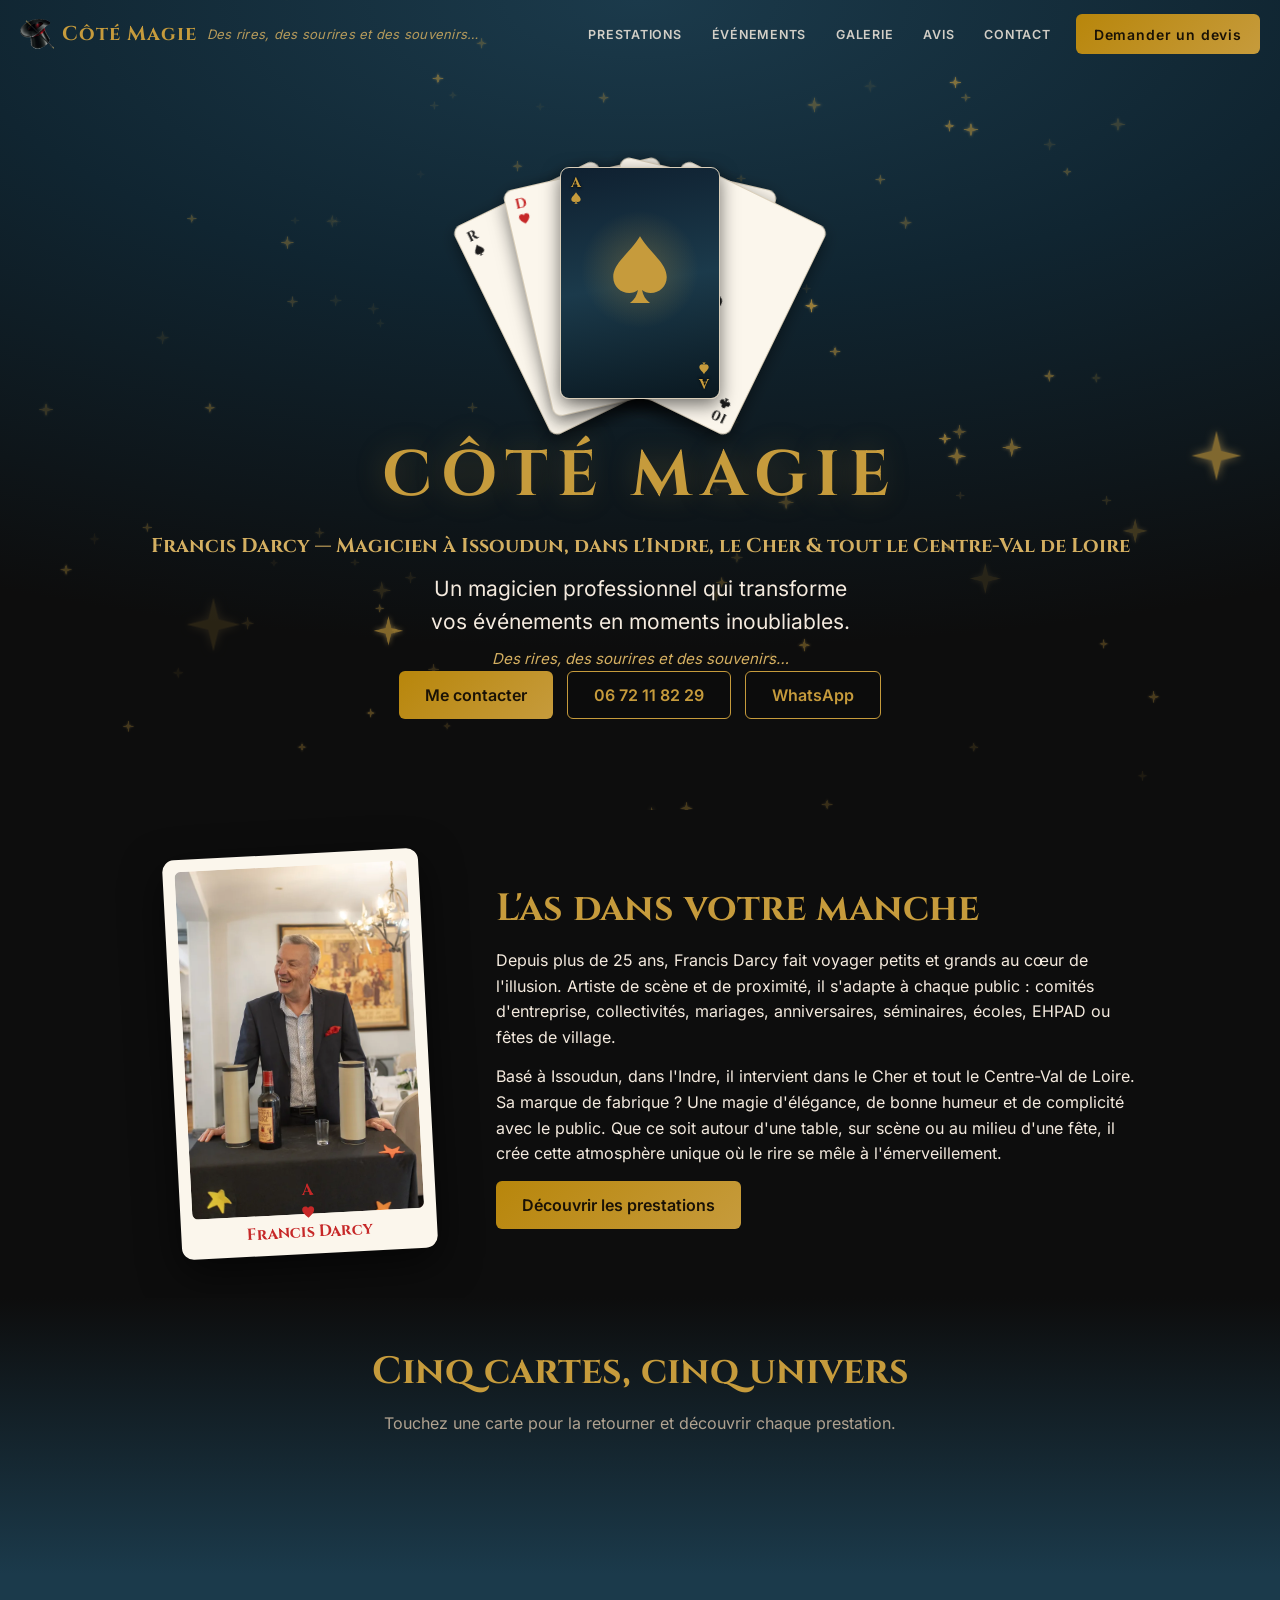
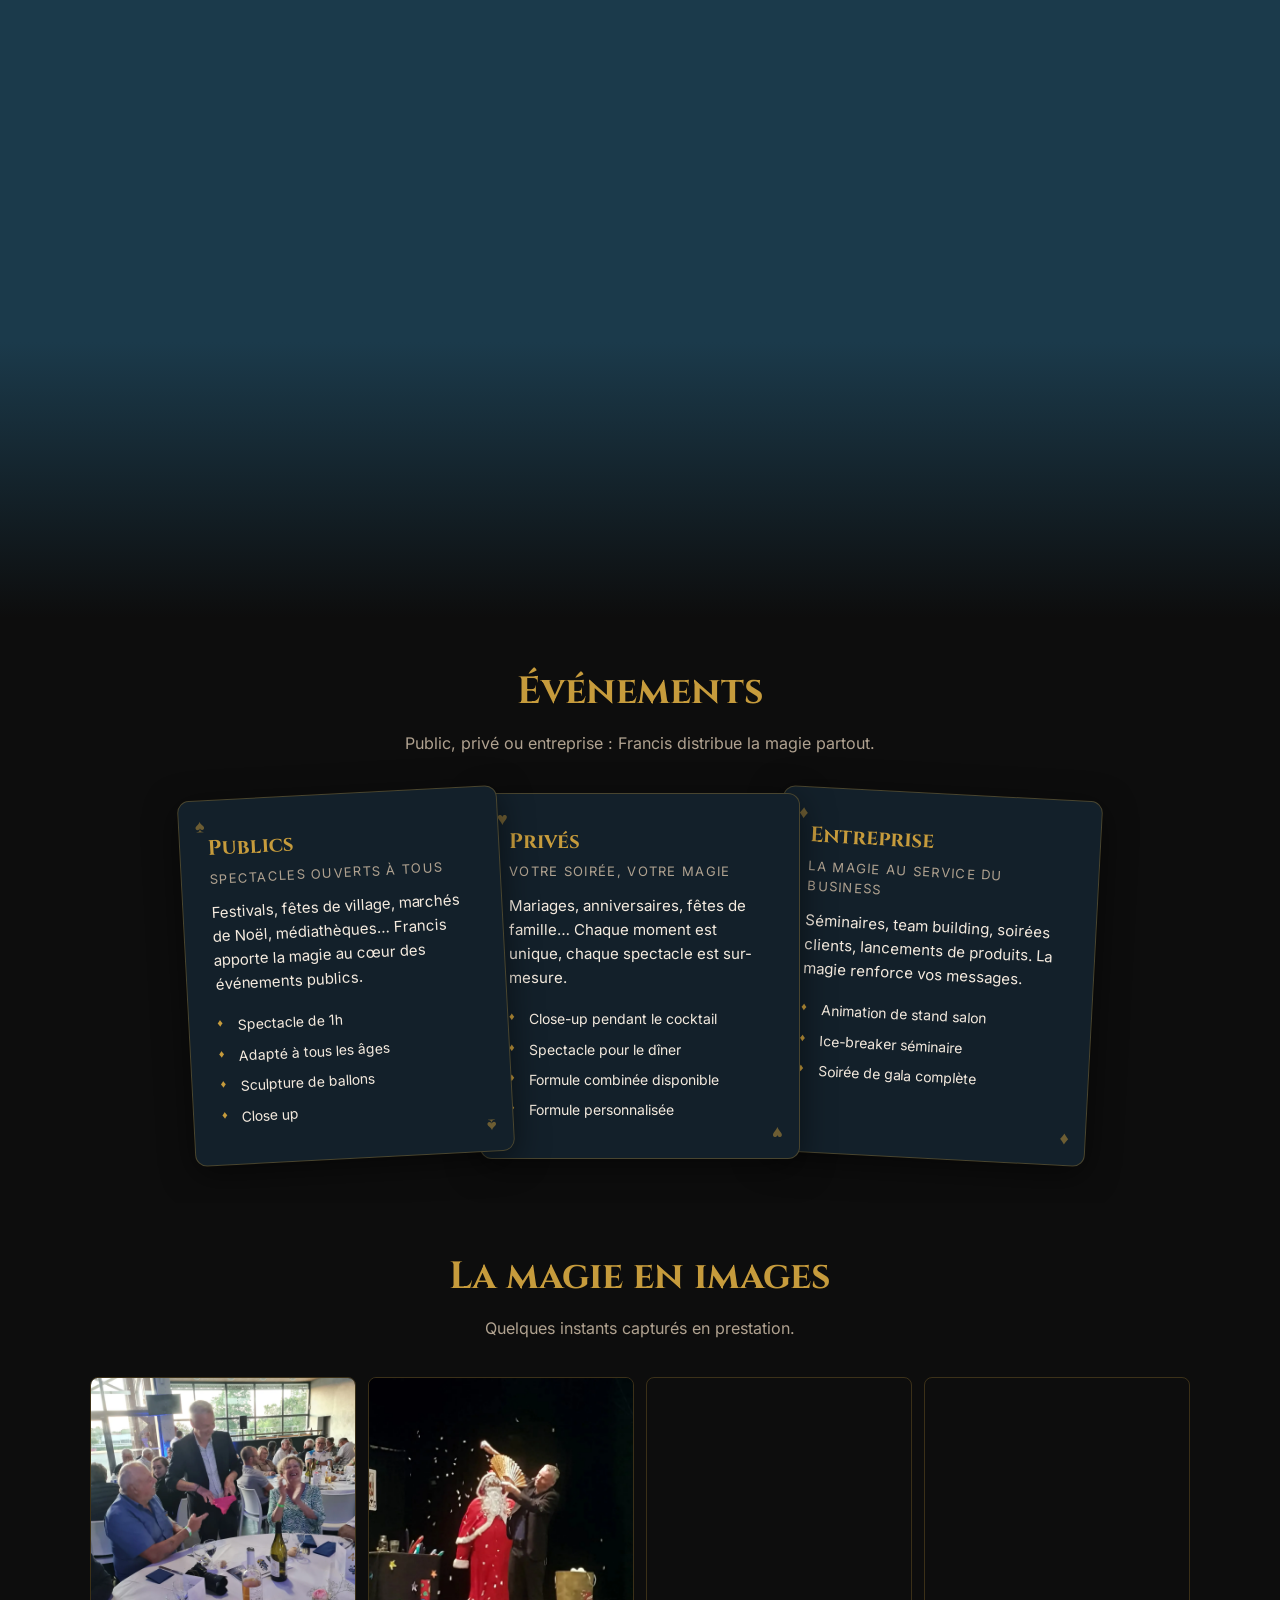
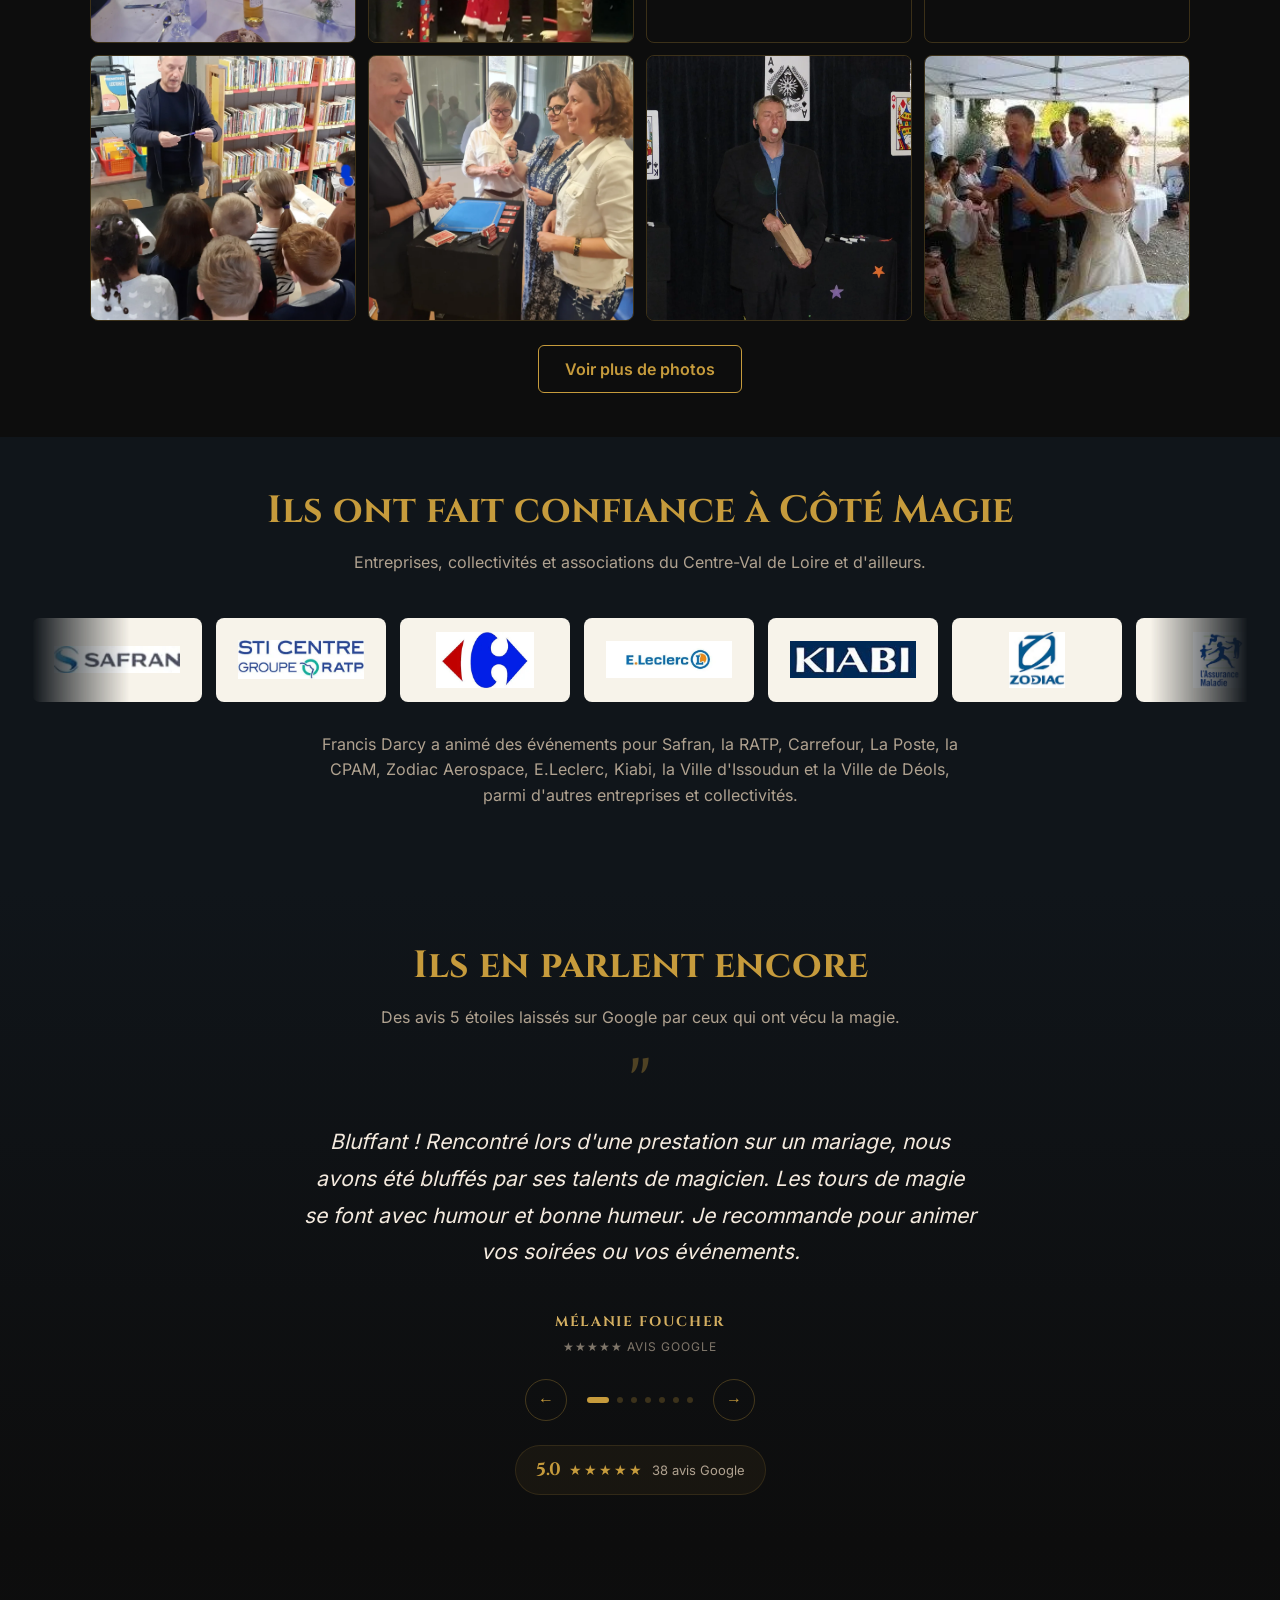
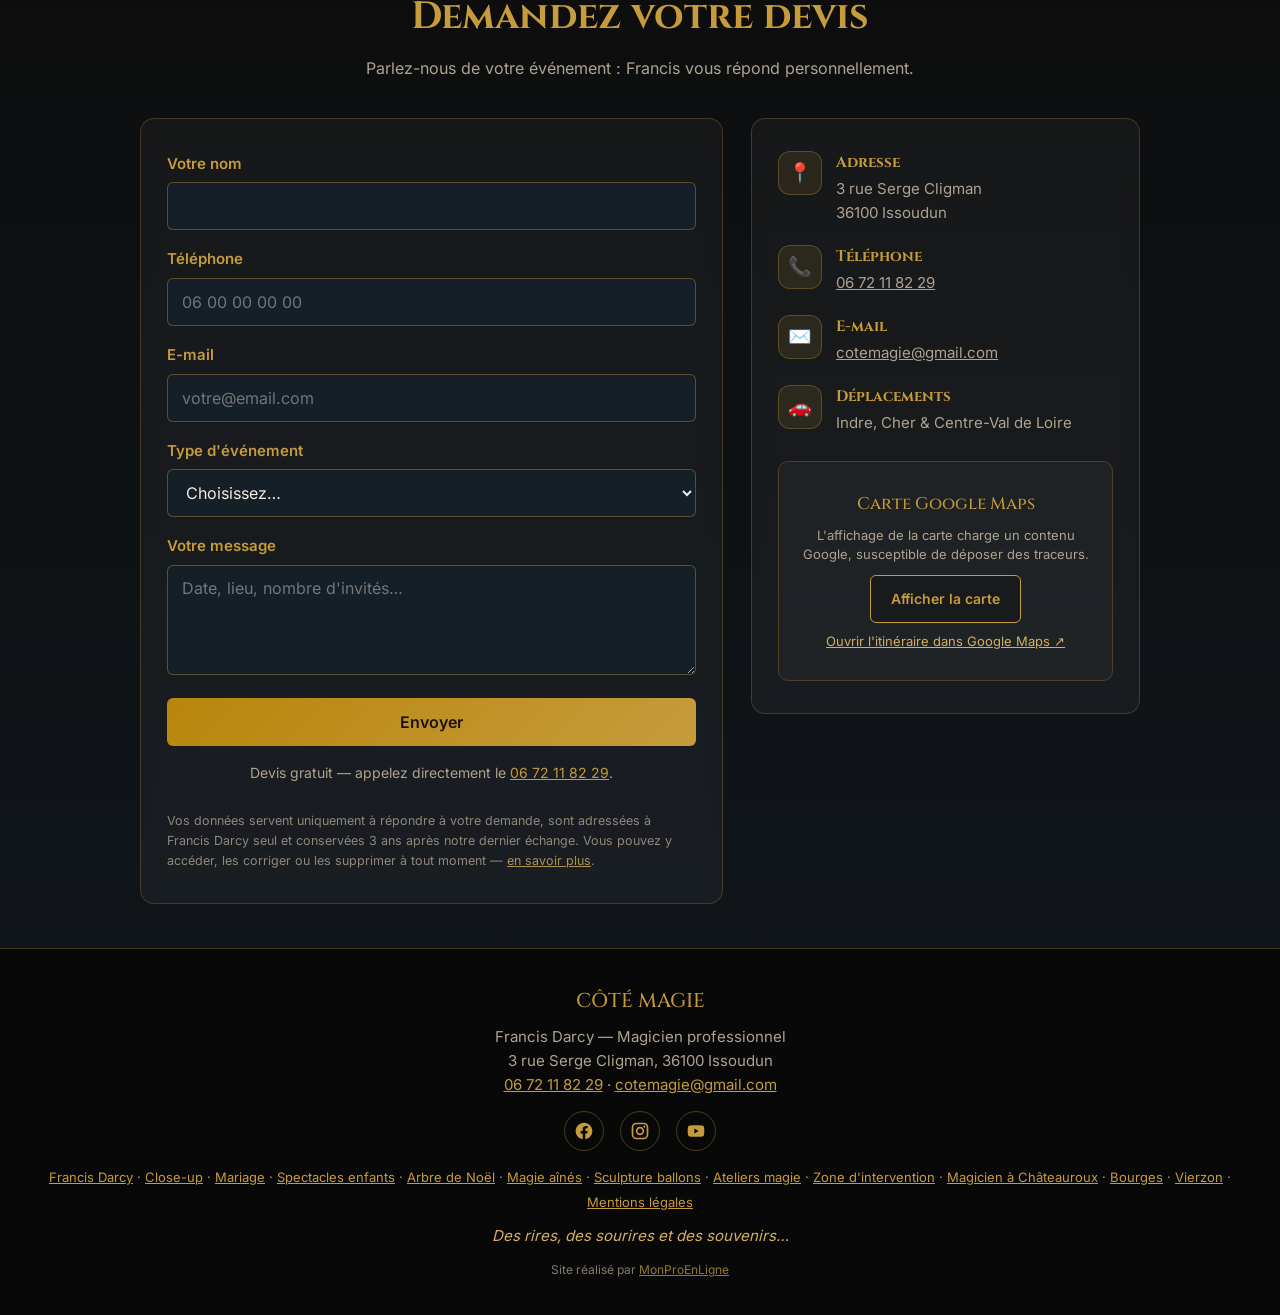
<file: index.html>
<!DOCTYPE html>
<html lang="fr">
<head>
<meta charset="UTF-8">
<meta name="viewport" content="width=device-width, initial-scale=1">
<title>Côté Magie — Francis Darcy, magicien à Issoudun</title>
<meta name="description" content="Francis Darcy, magicien professionnel à Issoudun (Indre) : close-up, spectacles enfants, magie aînés, sculpture sur ballons, ateliers. Centre-Val de Loire.">
<link rel="canonical" href="https://www.cotemagie.fr/">
<meta name="author" content="Francis Darcy — Côté Magie">
<meta name="geo.region" content="FR-36">
<meta name="geo.placename" content="Issoudun">
<meta name="geo.position" content="46.94889;1.99389">
<meta name="ICBM" content="46.94889, 1.99389">
<meta name="robots" content="index, follow">
<meta property="og:type" content="website">
<meta property="og:locale" content="fr_FR">
<meta property="og:site_name" content="Côté Magie">
<meta property="og:title" content="Côté Magie — Francis Darcy, magicien à Issoudun">
<meta property="og:description" content="Magicien professionnel à Issoudun (Indre). Close-up, spectacles enfants, magie pour les aînés, ballons, ateliers. Devis gratuit.">
<meta property="og:image" content="https://www.cotemagie.fr/images/og-cotemagie.jpg">
<meta property="og:image:width" content="1200">
<meta property="og:image:height" content="630">
<meta property="og:image:alt" content="Côté Magie — Francis Darcy, magicien professionnel à Issoudun">
<meta property="og:url" content="https://www.cotemagie.fr/">
<meta name="twitter:card" content="summary_large_image">
<meta name="twitter:title" content="Côté Magie — Francis Darcy, magicien à Issoudun">
<meta name="twitter:description" content="Magicien professionnel à Issoudun (Indre). Close-up, spectacles enfants, magie pour les aînés, ballons, ateliers. Devis gratuit.">
<meta name="twitter:image" content="https://www.cotemagie.fr/images/og-cotemagie.jpg">
<link rel="icon" href="/favicon.svg" type="image/svg+xml">
<link rel="icon" href="/favicon.ico" sizes="32x32">
<link rel="apple-touch-icon" href="/apple-touch-icon.png">
<link rel="manifest" href="/site.webmanifest">
<meta name="theme-color" content="#C69B3C">
<link rel="preload" href="/assets/fonts/cinzel-latin.woff2" as="font" type="font/woff2" crossorigin>
<link rel="preload" href="/assets/fonts/inter-latin.woff2" as="font" type="font/woff2" crossorigin>
<style>@font-face{font-family:'Cinzel';font-style:normal;font-weight:500 700;font-display:swap;src:url(/assets/fonts/cinzel-latin.woff2) format('woff2')}@font-face{font-family:'Inter';font-style:normal;font-weight:400 600;font-display:swap;src:url(/assets/fonts/inter-latin.woff2) format('woff2')}</style>
<script type="application/ld+json">
{"@context":"https://schema.org","@graph":[
{"@type":["LocalBusiness","EntertainmentBusiness"],"@id":"https://www.cotemagie.fr/#business","name":"Côté Magie — Francis Darcy","alternateName":"Côté Magie","description":"Magicien professionnel à Issoudun (Indre) : close-up, spectacles enfants, magie pour les aînés, sculpture sur ballons et ateliers de magie. Interventions dans tout le Centre-Val de Loire.","url":"https://www.cotemagie.fr/","telephone":"+33672118229","email":"cotemagie@gmail.com","image":"https://www.cotemagie.fr/images/francis-darcy-portrait-magicien.webp","logo":"https://www.cotemagie.fr/images/logo-chapeau-magie-transparent.webp","priceRange":"€€","currenciesAccepted":"EUR","knowsLanguage":"fr","founder":{"@id":"https://www.cotemagie.fr/#francis-darcy"},"address":{"@type":"PostalAddress","streetAddress":"3 rue Serge Cligman","addressLocality":"Issoudun","postalCode":"36100","addressRegion":"Centre-Val de Loire","addressCountry":"FR"},"geo":{"@type":"GeoCoordinates","latitude":46.94889,"longitude":1.99389},"hasMap":"https://www.google.com/maps?q=3+rue+Serge+Cligman,+36100+Issoudun","openingHoursSpecification":{"@type":"OpeningHoursSpecification","dayOfWeek":["Monday","Tuesday","Wednesday","Thursday","Friday","Saturday","Sunday"],"opens":"09:00","closes":"22:00"},"areaServed":[{"@type":"AdministrativeArea","name":"Indre"},{"@type":"AdministrativeArea","name":"Cher"},{"@type":"AdministrativeArea","name":"Centre-Val de Loire"},{"@type":"City","name":"Issoudun"},{"@type":"City","name":"Châteauroux"},{"@type":"City","name":"Bourges"},{"@type":"City","name":"Vierzon"}],"sameAs":["https://www.facebook.com/cote.magie","https://www.instagram.com/cote.magie/","https://www.youtube.com/@francisdarcycotemagie2561"],"makesOffer":[{"@type":"Offer","itemOffered":{"@type":"Service","name":"Close-up & magie de proximité"}},{"@type":"Offer","itemOffered":{"@type":"Service","name":"Spectacles de magie pour enfants"}},{"@type":"Offer","itemOffered":{"@type":"Service","name":"Magie pour les aînés et EHPAD"}},{"@type":"Offer","itemOffered":{"@type":"Service","name":"Sculpture sur ballons"}},{"@type":"Offer","itemOffered":{"@type":"Service","name":"Ateliers de magie"}}]},
{"@type":"WebSite","@id":"https://www.cotemagie.fr/#website","name":"Côté Magie","alternateName":"Côté Magie — Francis Darcy","url":"https://www.cotemagie.fr/","inLanguage":"fr-FR","publisher":{"@id":"https://www.cotemagie.fr/#business"}},
{"@type":"Person","@id":"https://www.cotemagie.fr/#francis-darcy","name":"Francis Darcy","jobTitle":"Magicien professionnel","description":"Artiste de magie professionnel basé à Issoudun (Indre), spécialisé en close-up, spectacles enfants, magie pour les aînés, sculpture sur ballons et ateliers. Plus de 25 ans d'expérience.","url":"https://www.cotemagie.fr/","email":"cotemagie@gmail.com","telephone":"+33672118229","knowsAbout":["Close-up","Magie de proximité","Spectacle de magie pour enfants","Magie pour les aînés","Sculpture sur ballons","Atelier d'initiation à la magie"],"address":{"@type":"PostalAddress","addressLocality":"Issoudun","postalCode":"36100","addressRegion":"Centre-Val de Loire","addressCountry":"FR"},"worksFor":{"@id":"https://www.cotemagie.fr/#business"},"sameAs":["https://www.facebook.com/cote.magie","https://www.instagram.com/cote.magie/","https://www.youtube.com/@francisdarcycotemagie2561"]}
]}
</script>
<style>
:root{--noir:#0D0D0D;--teal:#1B3A4B;--or:#C69B3C;--or2:#D4AF61;--orf:#B8860B;--rouge:#C62828;--ivoire:#F4EADE;--sec:#B0A290}
*{margin:0;padding:0;box-sizing:border-box}
html{scroll-behavior:smooth;scroll-padding-top:72px}
body{background:var(--noir);color:var(--ivoire);font:400 16px/1.6 Inter,sans-serif;overflow-x:hidden}
h1,h2,h3{font-family:Cinzel,serif;color:var(--or);font-weight:700}
h2{font-size:clamp(26px,6vw,38px);text-align:center;margin-bottom:8px}
.sub{text-align:center;color:var(--sec);max-width:65ch;margin:0 auto 36px}
section{padding:36px 20px;position:relative}
.wrap{max-width:1100px;margin:0 auto}
img{display:block;max-width:100%}
a{color:var(--or)}
.suit{width:1em;height:1em;vertical-align:-.12em}
.s-gold{fill:var(--or)}.s-red{fill:var(--rouge)}.s-blk{fill:#1c1c1c}
.btn{display:inline-flex;align-items:center;justify-content:center;gap:8px;min-height:48px;padding:12px 26px;border-radius:6px;font:600 16px Inter,sans-serif;text-decoration:none;transition:transform .2s,box-shadow .2s;cursor:pointer}
.btn-or{background:linear-gradient(135deg,var(--orf),var(--or));color:#1A1206;border:none}
.btn-line{border:1.5px solid var(--or);color:var(--or);background:rgba(13,13,13,.4)}
.btn:hover{transform:translateY(-2px);box-shadow:0 8px 24px rgba(198,155,60,.25)}
/* ---------- Navigation ---------- */
.nav{position:fixed;top:0;left:0;right:0;z-index:90;display:flex;align-items:center;justify-content:space-between;padding:14px 20px;background:transparent;transition:background .3s,padding .3s,box-shadow .3s,border-color .3s;border-bottom:1px solid transparent}
.nav.solid{background:rgba(13,13,13,.92);backdrop-filter:blur(12px);-webkit-backdrop-filter:blur(12px);padding:9px 20px;box-shadow:0 2px 20px rgba(0,0,0,.5);border-bottom:1px solid rgba(198,155,60,.18)}
.nav-left{display:flex;align-items:center;gap:10px;min-width:0}
.nav-logo{display:inline-flex;align-items:center;gap:8px;font-family:Cinzel,serif;color:var(--or);font-size:20px;font-weight:700;letter-spacing:.05em;text-decoration:none;white-space:nowrap}
.nav-tagline{font-family:Inter,sans-serif;font-size:13px;font-weight:400;font-style:italic;color:var(--or2);opacity:.85;letter-spacing:.02em;white-space:nowrap}
@media(max-width:768px){.nav-tagline{display:none}}
.nav-logo img{height:30px;width:auto;display:block}
.nav-links{display:none}
.nav-burger{display:flex;flex-direction:column;justify-content:center;gap:5px;background:none;border:none;cursor:pointer;padding:8px;min-width:44px;min-height:44px}
.nav-burger span{display:block;width:25px;height:2px;background:var(--or);border-radius:2px;transition:transform .3s,opacity .3s}
.nav-burger.open span:nth-child(1){transform:translateY(7px) rotate(45deg)}
.nav-burger.open span:nth-child(2){opacity:0}
.nav-burger.open span:nth-child(3){transform:translateY(-7px) rotate(-45deg)}
.nav-overlay{position:fixed;inset:0;z-index:94;background:rgba(0,0,0,.55);opacity:0;pointer-events:none;transition:opacity .3s}
.nav-overlay.open{opacity:1;pointer-events:auto}
.nav-mobile{position:fixed;top:0;right:0;bottom:0;width:min(80vw,300px);z-index:95;background:#0d1a22;border-left:1px solid rgba(198,155,60,.25);transform:translateX(100%);transition:transform .35s ease;display:flex;flex-direction:column;padding:78px 26px 26px;gap:4px;box-shadow:-10px 0 40px rgba(0,0,0,.6);overflow-y:auto}
.nav-mobile.open{transform:none}
.nav-mobile a{color:var(--ivoire);text-decoration:none;font-family:Cinzel,serif;font-size:17px;padding:13px 2px;border-bottom:1px solid rgba(198,155,60,.12)}
.nav-mobile a.cta{margin-top:16px;border:none;background:linear-gradient(135deg,var(--orf),var(--or));color:#1A1206;text-align:center;border-radius:8px;font-weight:700;padding:14px}
@media(min-width:880px){
 .nav-burger,.nav-overlay,.nav-mobile{display:none}
 .nav-links{display:flex;align-items:center;gap:4px}
 .nav-links a{color:var(--ivoire);text-decoration:none;font:600 12.5px Inter,sans-serif;letter-spacing:.06em;text-transform:uppercase;padding:8px 13px;border-radius:6px;opacity:.85;transition:color .25s,background .25s,opacity .25s}
 .nav-links a:hover{color:var(--or);opacity:1;background:rgba(198,155,60,.1)}
 .nav-links a.nav-cta{margin-left:8px;min-height:40px;padding:9px 18px;color:#1A1206;text-transform:none;font-size:14px;opacity:1}
 .nav-links a.nav-cta:hover{color:#1A1206}
}
/* ---------- Hero + ciel 3D ---------- */
.hero{min-height:90svh;display:flex;flex-direction:column;justify-content:center;align-items:center;text-align:center;padding:48px 20px 40px;background:radial-gradient(120% 80% at 50% 0%,var(--teal) 0%,#102531 45%,var(--noir) 100%);overflow:hidden;position:relative}
#webgl{position:absolute;inset:0;z-index:0;pointer-events:none}
#webgl canvas{width:100%;height:100%;display:block}
.hero>*:not(#webgl){position:relative;z-index:2}
/* Fallback étoiles CSS (si pas de WebGL) */
.cssky{position:absolute;inset:0;z-index:1;pointer-events:none;display:none}
.cssky.on{display:block}
.cstar{position:absolute;color:var(--or);opacity:0;animation:twinkle var(--d,3s) ease-in-out var(--dl,0s) infinite}
.cstar svg{width:var(--s,10px);height:var(--s,10px);fill:currentColor;filter:drop-shadow(0 0 3px rgba(198,155,60,.8))}
@keyframes twinkle{0%,100%{opacity:0;transform:scale(.5)}50%{opacity:var(--o,.8);transform:scale(1)}}
.fan{position:relative;width:300px;height:225px;margin-bottom:8px;perspective:900px;transform-style:preserve-3d;transition:transform .25s ease-out}
.pcard{position:absolute;left:50%;bottom:0;width:118px;height:172px;margin-left:-59px;border-radius:9px;background:#FBF6EC;border:1px solid #d8cdb8;box-shadow:0 6px 18px rgba(0,0,0,.55);transform-origin:50% 115%;display:flex;align-items:center;justify-content:center;font-family:Cinzel,serif;transform:rotate(var(--r));transition:transform .35s ease,box-shadow .35s ease}
.c1{--r:-26deg}.c2{--r:-13deg}.c3{--r:0deg;z-index:3}.c4{--r:13deg}.c5{--r:26deg}
.pcard .pip{position:absolute;font-size:14px;line-height:1.1;font-weight:700;text-align:center}
.pip.tl{top:7px;left:8px}.pip.br{bottom:7px;right:8px;transform:rotate(180deg)}
.pip .suit{display:block;margin:1px auto 0}
.p-red{color:var(--rouge)}.p-blk{color:#1c1c1c}
.pcard .big{width:42px;height:42px}
.ace{overflow:hidden;background:linear-gradient(170deg,#0f2030,var(--teal) 50%,#0a1820)}
.ace-art{position:absolute;inset:0;width:100%;height:100%}
.ace .pip{z-index:2;color:var(--or);text-shadow:0 1px 3px #000}
@media(prefers-reduced-motion:no-preference){.ast{opacity:0;animation:ast-tw var(--ad,3s) ease-in-out var(--adl,0s) infinite}@keyframes ast-tw{0%,100%{opacity:0}50%{opacity:var(--ao,.7)}}.ast1{--ad:3.2s;--adl:.1s;--ao:.7}.ast2{--ad:2.8s;--adl:.6s;--ao:.5}.ast3{--ad:3.5s;--adl:1.2s;--ao:.6}.ast4{--ad:2.5s;--adl:.4s;--ao:.5}.ast5{--ad:3s;--adl:.9s;--ao:.4}.ast6{--ad:2.6s;--adl:1.5s;--ao:.5}.ast7{--ad:3.3s;--adl:.3s;--ao:.65}.ast8{--ad:2.9s;--adl:1.1s;--ao:.5}}
@media(prefers-reduced-motion:no-preference){
 .pcard{animation:deal .8s cubic-bezier(.2,.8,.3,1) both}
 .c3{animation-delay:.05s}.c2{animation-delay:.2s}.c4{animation-delay:.3s}.c1{animation-delay:.4s}.c5{animation-delay:.5s}
 /* transform seul : un élément à opacity:0 n'est pas compté comme peint et retarderait le LCP */
 @keyframes deal{from{transform:rotate(0deg) translateY(46px)}to{transform:rotate(var(--r)) translateY(0)}}
}
.hero .brandname{font-family:Cinzel,serif;font-weight:700;font-size:clamp(34px,9vw,64px);letter-spacing:.14em;color:var(--or);margin:18px 0 2px;text-shadow:0 0 30px rgba(198,155,60,.25)}
.hero .who{font-family:Cinzel,serif;color:var(--or2);font-size:clamp(16px,4vw,20px);margin-bottom:10px}
.hero .tag{font-size:clamp(17px,4.5vw,21px);max-width:34ch;margin:0 auto}
.hero .sign{font-style:italic;color:var(--or2);margin-top:8px;font-size:15px}
.hero .exp{color:var(--sec);margin:8px 0 26px;font-size:15px}
.hero .ctas{display:flex;flex-wrap:wrap;gap:14px;justify-content:center}
/* ---------- À propos ---------- */
.ap-grid{display:grid;gap:36px;align-items:center;max-width:1000px;margin:0 auto}
.cardframe{width:min(280px,80%);margin:0 auto;padding:12px 12px 40px;background:#FBF6EC;border-radius:12px;box-shadow:0 14px 40px rgba(0,0,0,.6);transform:rotate(-3deg);position:relative;transition:transform .4s ease}
.cardframe:hover{transform:rotate(-1deg) scale(1.02)}
.cardframe img{border-radius:6px;width:100%;height:auto}
.cardframe .pip{position:absolute;bottom:8px;left:0;right:0;text-align:center;font-family:Cinzel,serif;font-weight:700;color:var(--rouge);font-size:16px}
.ap-txt h2{text-align:left}
.ap-txt p{margin-bottom:14px;max-width:65ch}
/* ---------- Prestations (flip + tilt 3D) ---------- */
.prest{background:linear-gradient(180deg,var(--noir),var(--teal) 30%,var(--teal) 70%,var(--noir))}
.cards{display:grid;gap:22px;grid-template-columns:1fr;max-width:1100px;margin:0 auto}
.flip{perspective:1200px;min-height:340px}
.flip-in{position:relative;height:100%;min-height:340px;transform-style:preserve-3d;transition:transform .6s;cursor:pointer}
.flip.on .flip-in{transform:rotateY(180deg)}
@media(hover:hover){.flip:hover .flip-in{transform:rotateY(180deg)}}
.face{position:absolute;inset:0;backface-visibility:hidden;border-radius:12px;overflow:hidden;border:1px solid rgba(198,155,60,.35)}
.face.front{background:#10222C}
.face.front img{width:100%;height:72%;object-fit:cover}
.face.front .fttl{display:flex;align-items:center;justify-content:center;gap:10px;height:28%;padding:0 12px}
.face.front h3{font-size:18px;color:var(--or);text-align:center}
.face.front .hint{position:absolute;top:10px;left:10px;background:rgba(13,13,13,.72);color:var(--or);font-size:12px;padding:5px 10px;border-radius:99px}
.face.back{transform:rotateY(180deg);background:radial-gradient(100% 100% at 50% 0%,#234B5F,var(--teal));display:flex;flex-direction:column;justify-content:center;gap:14px;padding:26px 22px;text-align:center}
.face.back h3{color:var(--or);font-size:19px}
.face.back p{font-size:15px}
.face.back .btn{align-self:center;min-height:44px;padding:10px 20px;font-size:15px}
/* ---------- Événements ---------- */
#evenements{overflow:hidden}
.ev-table{display:flex;flex-direction:column;align-items:center;gap:24px;max-width:1100px;margin:0 auto}
.ev-card{width:100%;max-width:380px;background:#13202A;border:1px solid rgba(198,155,60,.3);border-radius:12px;padding:32px 28px;position:relative;box-shadow:0 8px 32px rgba(0,0,0,.5);opacity:0;transform:translateX(90px) rotate(5deg);transition:all .8s cubic-bezier(.23,1,.32,1) var(--ed,0s)}
.ev-card.in{opacity:1;transform:translateX(0) rotate(var(--tilt,0deg))}
.ev-card::before,.ev-card::after{content:attr(data-suit);position:absolute;font-family:Cinzel,serif;color:var(--or);opacity:.5;font-size:18px}
.ev-card::before{top:12px;left:16px}
.ev-card::after{bottom:12px;right:16px;transform:rotate(180deg)}
.ev-card h3{font-size:21px;margin-bottom:2px}
.ev-card .ev-type{font-size:13px;text-transform:uppercase;letter-spacing:.1em;color:var(--sec);margin-bottom:12px}
.ev-card p{font-size:15px}
.ev-card ul{list-style:none;margin-top:14px}
.ev-card ul li{font-size:14px;color:var(--ivoire);padding:4px 0 4px 20px;position:relative}
.ev-card ul li::before{content:"♦";position:absolute;left:0;top:4px;color:var(--or);font-size:11px}
/* ---------- Galerie ---------- */
.gal{display:grid;gap:8px;grid-template-columns:repeat(3,1fr);max-width:1100px;margin:0 auto}
.gal img{width:100%;height:100%;aspect-ratio:1;object-fit:cover;border-radius:8px;border:1px solid rgba(198,155,60,.25);transition:opacity .5s ease,transform .5s ease;opacity:0;transform:scale(.92)}
.gal img.gin{opacity:1;transform:scale(1)}
.gal img.gin:hover{transform:scale(1.06)}
.gal-more{display:none;margin-top:12px}
.gal-more.open{display:grid}
.gal-toggle{text-align:center;margin-top:24px}
/* ---------- Références (bandeau défilant) ---------- */
.refs{background:#10151A;overflow:hidden}
.marq{overflow:hidden;max-width:100%;-webkit-mask-image:linear-gradient(90deg,transparent,#000 8%,#000 92%,transparent);mask-image:linear-gradient(90deg,transparent,#000 8%,#000 92%,transparent)}
.marq-track{display:flex;gap:14px;width:max-content;animation:marq 32s linear infinite;padding:6px 0}
.marq:hover .marq-track{animation-play-state:paused}
@keyframes marq{from{transform:translateX(0)}to{transform:translateX(-50%)}}
.marq .logo{flex-shrink:0;background:#F7F3EA;border-radius:8px;display:flex;align-items:center;justify-content:center;padding:14px 22px;min-height:84px;width:170px}
.marq .logo img{max-height:56px;width:auto;max-width:100%;object-fit:contain}
@media(prefers-reduced-motion:reduce){
 .marq-track{animation:none;flex-wrap:wrap;width:auto;justify-content:center}
 .marq{mask-image:none;-webkit-mask-image:none}
 .cstar{animation:none;opacity:.4}
 .flip-in,.pcard,.btn,.fab,.rv,.ev-card,.tslide,.fan{transition:none!important;animation:none!important}
 .rv,.ev-card{opacity:1!important;transform:none!important}
 .gal img{opacity:1!important;transform:none!important;transition:none!important}
}
/* ---------- Témoignages ---------- */
.tem{background:linear-gradient(180deg,#10151A,var(--noir));padding:48px 20px}
.tslider{position:relative;max-width:720px;margin:0 auto;min-height:280px}
.tslide{position:absolute;inset:0;display:flex;flex-direction:column;align-items:center;justify-content:center;text-align:center;opacity:0;transform:translateY(20px);transition:opacity .6s ease,transform .6s ease;pointer-events:none;padding:0 24px}
.tslide.active{opacity:1;transform:none;pointer-events:auto}
.topen{font-family:Cinzel,serif;font-size:72px;line-height:.85;color:var(--or);opacity:.35;margin-bottom:6px;user-select:none}
.tquote{font-family:Inter,sans-serif;font-style:italic;font-weight:400;font-size:clamp(17px,2.4vw,21px);line-height:1.75;color:var(--ivoire);max-width:52ch;margin:0 auto}
.tsep{width:40px;height:1px;background:linear-gradient(90deg,transparent,var(--or),transparent);margin:20px auto}
.tauthor-wrap{display:flex;flex-direction:column;align-items:center;gap:4px}
.tauthor{font-family:Cinzel,serif;font-weight:700;font-size:14px;letter-spacing:.12em;text-transform:uppercase;color:var(--or2)}
.tsource{font-size:12px;letter-spacing:.08em;text-transform:uppercase;color:var(--sec);opacity:.7}
.tnav{display:flex;justify-content:center;align-items:center;gap:20px;margin-top:32px}
.tbtn{background:none;border:1.5px solid rgba(198,155,60,.3);color:var(--or);width:42px;height:42px;border-radius:50%;display:flex;align-items:center;justify-content:center;cursor:pointer;font-size:16px;transition:all .3s}
.tbtn:hover{border-color:var(--or);background:rgba(198,155,60,.12);transform:scale(1.08)}
.tdots{display:flex;gap:8px;align-items:center}
.tdot{width:6px;height:6px;border-radius:50%;background:rgba(198,155,60,.25);transition:all .4s}
.tdot.active{width:22px;border-radius:3px;background:var(--or)}
.trating{display:flex;align-items:center;justify-content:center;gap:8px;margin:24px auto 0;padding:10px 20px;background:rgba(198,155,60,.06);border:1px solid rgba(198,155,60,.15);border-radius:99px;width:fit-content}
.trating-score{font-family:Cinzel,serif;font-weight:700;font-size:18px;color:var(--or)}
.trating-stars{color:var(--or);font-size:14px;letter-spacing:2px}
.trating-count{font-size:13px;color:var(--sec)}
/* ---------- Contact ---------- */
.contact{background:linear-gradient(180deg,var(--noir),#10151A)}
.ct-grid{display:grid;gap:28px;max-width:1000px;margin:0 auto}
.ct-card{background:rgba(255,255,255,.04);border:1px solid rgba(198,155,60,.25);border-radius:14px;padding:32px 26px;backdrop-filter:blur(8px)}
.ct-card form{display:grid;gap:16px}
label{font-weight:600;font-size:15px;color:var(--or)}
input,select,textarea{width:100%;min-height:48px;margin-top:6px;padding:12px 14px;border-radius:6px;border:1px solid rgba(198,155,60,.4);background:rgba(21,34,43,.85);color:var(--ivoire);font:400 16px Inter,sans-serif;transition:border-color .3s}
input:focus,select:focus,textarea:focus{border-color:var(--or)}
textarea{min-height:110px;resize:vertical}
input:focus-visible,select:focus-visible,textarea:focus-visible,a:focus-visible,button:focus-visible,.flip:focus-visible{outline:2px solid var(--or);outline-offset:2px}
.ct-card form .btn{border:none;width:100%}
.ct-card form .btn:disabled{opacity:.6;cursor:wait}
.reassur{text-align:center;color:var(--sec);font-size:14px}
.rgpd-note{color:var(--sec);font-size:12.5px;line-height:1.6;opacity:.8;margin-top:10px}
.rgpd-note a{color:var(--or2)}
#formFeedback{text-align:center;padding:10px 14px;border-radius:8px;font-size:15px;font-weight:600;display:none}
#formFeedback.ok{display:block;background:rgba(46,160,67,.15);border:1px solid rgba(46,160,67,.5);color:#2ea043}
#formFeedback.err{display:block;background:rgba(198,40,40,.15);border:1px solid rgba(198,40,40,.5);color:#ef5350}
.ct-info{display:flex;flex-direction:column;gap:20px;justify-content:center}
.ct-item{display:flex;gap:14px;align-items:flex-start}
.ct-ico{width:44px;height:44px;background:rgba(198,155,60,.12);border:1px solid rgba(198,155,60,.3);border-radius:12px;display:flex;align-items:center;justify-content:center;font-size:19px;flex-shrink:0}
.ct-item h3{font-family:Cinzel,serif;color:var(--or);font-size:15px;margin-bottom:2px}
.ct-item p,.ct-item a{color:var(--sec);font-size:15px}
.ct-map{margin-top:6px;border-radius:10px;overflow:hidden;border:1px solid rgba(198,155,60,.3);height:220px}
.ct-map iframe{width:100%;height:100%;border:none;filter:grayscale(.55) brightness(.78) contrast(1.05);transition:filter .4s}
.ct-map:hover iframe{filter:grayscale(.1) brightness(.95)}
.map-ask{height:100%;display:flex;flex-direction:column;align-items:center;justify-content:center;gap:8px;text-align:center;padding:20px;background:rgba(255,255,255,.03)}
.map-ask-t{font-family:Cinzel,serif;color:var(--or);font-size:17px}
.map-ask-s{color:var(--sec);font-size:13px;max-width:38ch;line-height:1.5}
.map-ask-btn{margin-top:2px;padding:10px 20px;font-size:14px}
.map-ask-alt{font-size:13px}
.map-ask-alt a{color:var(--or2)}
/* ---------- Footer / FAB ---------- */
footer{background:#080808;border-top:1px solid rgba(198,155,60,.3);padding:36px 20px;text-align:center;color:var(--sec);font-size:15px}
@media (max-width:600px){footer{padding-bottom:92px}}
footer .fname{font-family:Cinzel,serif;color:var(--or);font-size:20px;margin-bottom:8px}
footer .sign{font-style:italic;color:var(--or2);margin-top:10px}
.socials{display:flex;justify-content:center;gap:16px;margin:14px 0}
.socials a{display:flex;align-items:center;justify-content:center;width:40px;height:40px;border-radius:50%;border:1px solid rgba(198,155,60,.35);color:var(--or);text-decoration:none;transition:background .25s,transform .25s}
.socials a:hover{background:rgba(198,155,60,.15);transform:scale(1.1)}
.socials svg{width:20px;height:20px;fill:currentColor}
.fab{position:fixed;right:16px;bottom:16px;z-index:50;display:flex;align-items:center;gap:8px;min-height:52px;padding:13px 20px;border-radius:99px;background:linear-gradient(135deg,var(--rouge),#A31F1F);color:#fff;font:600 16px Inter,sans-serif;text-decoration:none;box-shadow:0 8px 24px rgba(0,0,0,.5);opacity:0;transform:translateY(16px);pointer-events:none;transition:opacity .3s,transform .3s}
.fab.show{opacity:1;transform:none;pointer-events:auto}
/* ---------- Modal close-up ---------- */
.modal{position:fixed;inset:0;z-index:100;display:none;align-items:center;justify-content:center;padding:18px}
.modal.open{display:flex}
.modal-bg{position:absolute;inset:0;background:rgba(5,5,5,.82);backdrop-filter:blur(4px)}
.modal-box{position:relative;max-width:680px;width:100%;max-height:88svh;overflow-y:auto;background:#13202A;border:1px solid rgba(198,155,60,.4);border-radius:14px;padding:30px 24px;box-shadow:0 20px 60px rgba(0,0,0,.7)}
.modal-box h3{font-size:clamp(20px,5vw,26px);margin-bottom:14px;padding-right:40px}
.modal-box p{margin-bottom:18px;font-size:15px}
.modal-pics{display:grid;grid-template-columns:repeat(3,1fr);gap:10px;margin-bottom:20px}
.modal-pics img{width:100%;aspect-ratio:1;object-fit:cover;border-radius:8px;border:1px solid rgba(198,155,60,.3)}
.modal-x{position:absolute;top:14px;right:14px;width:40px;height:40px;border-radius:50%;border:1px solid rgba(198,155,60,.4);background:none;color:var(--or);font-size:19px;cursor:pointer;display:flex;align-items:center;justify-content:center}
.modal-x:hover{background:rgba(198,155,60,.12)}
.modal-actions{display:flex;flex-wrap:wrap;gap:10px;margin-top:6px}
.modal-actions .btn{flex:1 1 160px}
/* ---------- Reveal ---------- */
.rv{opacity:0;transform:translateY(22px);transition:opacity .6s ease,transform .6s ease}
.rv.in{opacity:1;transform:none}
/* ---------- Breakpoints ---------- */
@media(min-width:480px){.cards{grid-template-columns:repeat(2,1fr)}}
@media(min-width:768px){
 section{padding:44px 32px}
 .fan{width:430px;height:300px}
 .pcard{width:160px;height:232px;margin-left:-80px}
 .gal{grid-template-columns:repeat(4,1fr);gap:12px}
 .ap-grid{grid-template-columns:320px 1fr}
 .ev-table{flex-direction:row;justify-content:center;align-items:stretch;gap:0}
 .ev-card{width:320px}
 .ev-card:nth-child(1){--tilt:-3deg;z-index:3}
 .ev-card:nth-child(2){--tilt:0deg;z-index:2;margin-left:-26px;--ed:.2s}
 .ev-card:nth-child(3){--tilt:3deg;z-index:1;margin-left:-26px;--ed:.4s}
 .ct-grid{grid-template-columns:1.2fr .8fr;align-items:start}
}
@media(min-width:1100px){.cards{grid-template-columns:repeat(3,1fr)}}
</style>
</head>
<body>
<a href="#main-content" class="skip" style="position:absolute;left:-9999px;top:auto;width:1px;height:1px;overflow:hidden;z-index:999;padding:12px;background:var(--or);color:#1A1206;font-weight:700;text-decoration:none" onfocus="this.style.cssText='position:fixed;left:16px;top:16px;width:auto;height:auto;overflow:visible;z-index:999;padding:12px;background:var(--or);color:#1A1206;font-weight:700;text-decoration:none;border-radius:6px'" onblur="this.style.cssText='position:absolute;left:-9999px;top:auto;width:1px;height:1px;overflow:hidden'">Aller au contenu principal</a>
<nav class="nav" id="nav">
 <div class="nav-left">
  <a href="#hero" class="nav-logo"><img src="images/logo-chapeau-magie-transparent.webp" alt="" width="219" height="194" decoding="async">Côté Magie</a>
  <span class="nav-tagline">Des rires, des sourires et des souvenirs…</span>
 </div>
 <div class="nav-links">
  <a href="#prestations">Prestations</a>
  <a href="#evenements">Événements</a>
  <a href="#galerie">Galerie</a>
  <a href="#temoignages">Avis</a>
  <a href="#contact">Contact</a>
  <a href="#contact" class="btn btn-or nav-cta">Demander un devis</a>
 </div>
 <button class="nav-burger" id="navBurger" aria-label="Ouvrir le menu" aria-expanded="false"><span></span><span></span><span></span></button>
</nav>
<div class="nav-overlay" id="navOverlay"></div>
<aside class="nav-mobile" id="navMobile" aria-label="Menu">
 <a href="#prestations">Prestations</a>
 <a href="#apropos">À propos</a>
 <a href="#evenements">Événements</a>
 <a href="#galerie">Galerie</a>
 <a href="#references">Références</a>
 <a href="#temoignages">Avis</a>
 <a href="#contact">Contact</a>
 <a href="tel:+33672118229" class="cta">Appeler le 06 72 11 82 29</a>
</aside>
<svg width="0" height="0" style="position:absolute" aria-hidden="true">
 <symbol id="pique" viewBox="0 0 24 24"><path d="M12 2C9 7 4 10 4 14.2 4 17 6.2 19 8.8 19c1 0 1.9-.3 2.6-.9-.3 1.6-1 2.9-2.4 3.9h6c-1.4-1-2.1-2.3-2.4-3.9.7.6 1.6.9 2.6.9 2.6 0 4.8-2 4.8-4.8C20 10 15 7 12 2Z"/></symbol>
 <symbol id="coeur" viewBox="0 0 24 24"><path d="M12 21C7 16.5 3 13 3 8.9 3 6.1 5.2 4 7.8 4c1.7 0 3.2.9 4.2 2.3C13 4.9 14.5 4 16.2 4 18.8 4 21 6.1 21 8.9c0 4.1-4 7.6-9 12.1Z"/></symbol>
 <symbol id="carreau" viewBox="0 0 24 24"><path d="M12 2 19 12 12 22 5 12Z"/></symbol>
 <symbol id="trefle" viewBox="0 0 24 24"><path d="M12 2a4 4 0 0 0-3.6 5.7A4 4 0 1 0 9.6 14c.5-.3 1-.7 1.3-1.2-.2 2.6-1 4.5-2.6 6.2h7.4c-1.6-1.7-2.4-3.6-2.6-6.2.3.5.8.9 1.3 1.2a4 4 0 1 0 1.2-6.3A4 4 0 0 0 12 2Z"/></symbol>
 <symbol id="etoile" viewBox="0 0 24 24"><path d="M12 1c.6 4.8 2 8.4 4.2 9.8C18.3 12 21 12 23 12c-2 0-4.7 0-6.8 1.2C14 14.6 12.6 18.2 12 23c-.6-4.8-2-8.4-4.2-9.8C5.7 12 3 12 1 12c2 0 4.7 0 6.8-1.2C10 9.4 11.4 5.8 12 1Z"/></symbol>
</svg>

<header class="hero" id="hero">
 <div id="webgl" aria-hidden="true"></div>
 <div class="cssky" id="cssky" aria-hidden="true"></div>
 <div class="fan" id="fan" aria-hidden="true">
  <div class="pcard c1"><span class="pip tl p-blk">R<svg class="suit s-blk"><use href="#pique"/></svg></span><svg class="suit big s-blk"><use href="#pique"/></svg><span class="pip br p-blk">R<svg class="suit s-blk"><use href="#pique"/></svg></span></div>
  <div class="pcard c2"><span class="pip tl p-red">D<svg class="suit s-red"><use href="#coeur"/></svg></span><svg class="suit big s-red"><use href="#coeur"/></svg><span class="pip br p-red">D<svg class="suit s-red"><use href="#coeur"/></svg></span></div>
  <div class="pcard c3 ace"><span class="pip tl">A<svg class="suit s-gold"><use href="#pique"/></svg></span>
   <svg class="ace-art" viewBox="0 0 118 172" aria-hidden="true">
    <defs><radialGradient id="spglow"><stop offset="0%" stop-color="#C69B3C" stop-opacity=".3"/><stop offset="100%" stop-color="#C69B3C" stop-opacity="0"/></radialGradient></defs>
    <circle cx="59" cy="76" r="44" fill="url(#spglow)"/>
    <use href="#pique" x="29" y="46" width="60" height="60" fill="#C69B3C"/>
    <use href="#etoile" x="14" y="18" width="10" height="10" fill="#D4AF61" class="ast ast1"/>
    <use href="#etoile" x="92" y="30" width="8" height="8" fill="#C69B3C" class="ast ast2"/>
    <use href="#etoile" x="18" y="115" width="9" height="9" fill="#D4AF61" class="ast ast3"/>
    <use href="#etoile" x="88" y="125" width="7" height="7" fill="#C69B3C" class="ast ast4"/>
    <use href="#etoile" x="50" y="110" width="8" height="8" fill="#D4AF61" class="ast ast5"/>
    <use href="#etoile" x="80" y="14" width="6" height="6" fill="#C69B3C" class="ast ast6"/>
    <use href="#etoile" x="28" y="142" width="10" height="10" fill="#D4AF61" class="ast ast7"/>
    <use href="#etoile" x="78" y="148" width="7" height="7" fill="#C69B3C" class="ast ast8"/>
   </svg>
   <span class="pip br">A<svg class="suit s-gold"><use href="#pique"/></svg></span></div>
  <div class="pcard c4"><span class="pip tl p-red">V<svg class="suit s-red"><use href="#carreau"/></svg></span><svg class="suit big s-red"><use href="#carreau"/></svg><span class="pip br p-red">V<svg class="suit s-red"><use href="#carreau"/></svg></span></div>
  <div class="pcard c5"><span class="pip tl p-blk">10<svg class="suit s-blk"><use href="#trefle"/></svg></span><svg class="suit big s-blk"><use href="#trefle"/></svg><span class="pip br p-blk">10<svg class="suit s-blk"><use href="#trefle"/></svg></span></div>
 </div>
 <p class="brandname">CÔTÉ MAGIE</p>
 <h1 class="who">Francis Darcy — Magicien à Issoudun, dans l'Indre, le Cher &amp; tout le Centre-Val de Loire</h1>
 <p class="tag">Un magicien professionnel qui transforme vos événements en moments inoubliables.</p>
 <p class="sign">Des rires, des sourires et des souvenirs…</p>
 <div class="ctas">
  <a class="btn btn-or" href="#contact">Me contacter</a>
  <a class="btn btn-line" href="tel:+33672118229">06 72 11 82 29</a>
  <a class="btn btn-line btn-wa" href="https://wa.me/33672118229" target="_blank" rel="noopener">WhatsApp</a>
 </div>
</header>

<main id="main-content">
<section class="rv" id="apropos">
 <div class="ap-grid wrap">
  <div class="cardframe"><img src="images/francis-darcy-portrait-magicien.webp" alt="Portrait de Francis Darcy, magicien professionnel à Issoudun" width="600" height="900" loading="lazy" decoding="async">
   <span class="pip">A <svg class="suit s-red"><use href="#coeur"/></svg> Francis Darcy</span>
  </div>
  <div class="ap-txt">
   <h2>L'as dans votre manche</h2>
   <p>Depuis plus de 25&nbsp;ans, Francis Darcy fait voyager petits et grands au cœur de l'illusion. Artiste de scène et de proximité, il s'adapte à chaque public&nbsp;: comités d'entreprise, collectivités, mariages, anniversaires, séminaires, écoles, EHPAD ou fêtes de village.</p>
   <p>Basé à Issoudun, dans l'Indre, il intervient dans le Cher et tout le Centre-Val de Loire. Sa marque de fabrique&nbsp;? Une magie d'élégance, de bonne humeur et de complicité avec le public. Que ce soit autour d'une table, sur scène ou au milieu d'une fête, il crée cette atmosphère unique où le rire se mêle à l'émerveillement.</p>
   <a class="btn btn-or" href="#prestations">Découvrir les prestations</a>
  </div>
 </div>
</section>

<section class="prest rv" id="prestations">
 <h2>Cinq cartes, cinq univers</h2>
 <p class="sub">Touchez une carte pour la retourner et découvrir chaque prestation.</p>
 <div class="cards">
  <div class="flip" role="button" tabindex="0" aria-expanded="false" aria-label="Close-up — retourner la carte">
   <div class="flip-in">
    <div class="face front"><span class="hint">Toucher pour retourner</span><img src="images/gallery/close-up/full/close-up-5819.webp" alt="Francis Darcy en close-up de table en table lors d'un dîner" width="600" height="600" loading="lazy" decoding="async"><div class="fttl"><svg class="suit s-gold"><use href="#pique"/></svg><h3>Close-up</h3></div></div>
    <div class="face back"><h3>Close-up</h3><p>De table en table, au creux de la main de vos invités&nbsp;: cartes, pièces et objets prennent vie pendant vos cocktails, mariages et soirées d'entreprise.</p><a class="btn btn-line" href="/close-up" data-presta="closeup">En savoir plus</a><a class="btn btn-or" href="#contact">Me contacter</a></div>
   </div>
  </div>
  <div class="flip" role="button" tabindex="0" aria-expanded="false" aria-label="Spectacles enfants — retourner la carte">
   <div class="flip-in">
    <div class="face front"><span class="hint">Toucher pour retourner</span><img src="images/spectacle-noel-pere-noel.webp" alt="Francis Darcy sur scène avec le Père Noël lors d'un spectacle de magie pour enfants" width="600" height="600" loading="lazy" decoding="async"><div class="fttl"><svg class="suit s-red"><use href="#coeur"/></svg><h3>Spectacles enfants</h3></div></div>
    <div class="face back"><h3>Spectacles enfants</h3><p>Arbres de Noël, anniversaires, écoles et centres de loisirs&nbsp;: un spectacle interactif où les enfants deviennent les héros de la magie.</p><a class="btn btn-line" href="/spectacles-enfants" data-presta="enfants">En savoir plus</a><a class="btn btn-or" href="#contact">Me contacter</a></div>
   </div>
  </div>
  <div class="flip" role="button" tabindex="0" aria-expanded="false" aria-label="Magie pour les aînés — retourner la carte">
   <div class="flip-in">
    <div class="face front"><span class="hint">Toucher pour retourner</span><img src="images/spectacle-magie-aines-maison-retraite.webp" alt="Spectacle de magie devant des résidents assis en maison de retraite" width="600" height="444" loading="lazy" decoding="async"><div class="fttl"><svg class="suit s-red"><use href="#carreau"/></svg><h3>Magie pour les aînés</h3></div></div>
    <div class="face back"><h3>Magie pour les aînés</h3><p>EHPAD, maisons de retraite et clubs seniors&nbsp;: un moment de douceur, de souvenirs et d'émerveillement, adapté à chaque public.</p><a class="btn btn-line" href="/magie-aines" data-presta="aines">En savoir plus</a><a class="btn btn-or" href="#contact">Me contacter</a></div>
   </div>
  </div>
  <div class="flip" role="button" tabindex="0" aria-expanded="false" aria-label="Sculpture sur ballons — retourner la carte">
   <div class="flip-in">
    <div class="face front"><span class="hint">Toucher pour retourner</span><img src="images/sculptures-ballons-colores.webp" alt="Sculptures sur ballons colorées : animaux, fleurs et personnages" width="600" height="514" loading="lazy" decoding="async"><div class="fttl"><svg class="suit s-gold"><use href="#trefle"/></svg><h3>Sculpture sur ballons</h3></div></div>
    <div class="face back"><h3>Sculpture sur ballons</h3><p>Animaux, fleurs, personnages&nbsp;: des créations en ballons qui enchantent les animations, fêtes de village,&nbsp;…</p><a class="btn btn-line" href="/sculpture-ballons" data-presta="ballons">En savoir plus</a><a class="btn btn-or" href="#contact">Me contacter</a></div>
   </div>
  </div>
  <div class="flip" role="button" tabindex="0" aria-expanded="false" aria-label="Ateliers de magie — retourner la carte">
   <div class="flip-in">
    <div class="face front"><span class="hint">Toucher pour retourner</span><img src="images/atelier-initiation-magie-enfants.webp" alt="Atelier d&#x27;initiation : des enfants apprennent leur premier tour de magie" width="600" height="600" loading="lazy" decoding="async"><div class="fttl"><svg class="suit s-gold"><use href="#pique"/></svg><h3>Ateliers de magie</h3></div></div>
    <div class="face back"><h3>Ateliers de magie</h3><p>Des ateliers pour initier nos magiciens en herbe, avec des tours facilement réalisables — de quoi étonner la famille et les amis&nbsp;! Tours adaptés à l'âge des participants&nbsp;; mise en place facile dans toutes les structures accueillant des enfants.</p><a class="btn btn-line" href="/ateliers-magie" data-presta="ateliers">En savoir plus</a><a class="btn btn-or" href="#contact">Me contacter</a></div>
   </div>
  </div>
 </div>
</section>

<section class="rv" id="evenements">
 <h2>Événements</h2>
 <p class="sub">Public, privé ou entreprise&nbsp;: Francis distribue la magie partout.</p>
 <div class="ev-table">
  <div class="ev-card" data-suit="♠">
   <h3>Publics</h3>
   <p class="ev-type">Spectacles ouverts à tous</p>
   <p>Festivals, fêtes de village, marchés de Noël, médiathèques… Francis apporte la magie au cœur des événements publics.</p>
   <ul>
    <li>Spectacle de 1h</li>
    <li>Adapté à tous les âges</li>
    <li>Sculpture de ballons</li>
    <li>Close up</li>
   </ul>
  </div>
  <div class="ev-card" data-suit="♥">
   <h3>Privés</h3>
   <p class="ev-type">Votre soirée, votre magie</p>
   <p>Mariages, anniversaires, fêtes de famille… Chaque moment est unique, chaque spectacle est sur-mesure.</p>
   <ul>
    <li>Close-up pendant le cocktail</li>
    <li>Spectacle pour le dîner</li>
    <li>Formule combinée disponible</li>
    <li>Formule personnalisée</li>
   </ul>
  </div>
  <div class="ev-card" data-suit="♦">
   <h3>Entreprise</h3>
   <p class="ev-type">La magie au service du business</p>
   <p>Séminaires, team building, soirées clients, lancements de produits. La magie renforce vos messages.</p>
   <ul>
    <li>Animation de stand salon</li>
    <li>Ice-breaker séminaire</li>
    <li>Soirée de gala complète</li>
   </ul>
  </div>
 </div>
</section>

<section class="rv" id="galerie">
 <h2>La magie en images</h2>
 <p class="sub">Quelques instants capturés en prestation.</p>
 <div class="gal">
  <img src="images/gallery/close-up/full/close-up-10.webp" alt="Close-up de Francis Darcy lors d'un dîner de gala, convives ravis" loading="lazy" decoding="async">
  <img src="images/gallery/enfants/full/enfants-10.webp" alt="Francis Darcy avec le Père Noël sous les confettis, spectacle enfants" loading="lazy" decoding="async">
  <img src="images/gallery/aines/full/aines-01.webp" alt="Magie pour les aînés : résidente surprise par un tour de Francis Darcy" loading="lazy" decoding="async">
  <img src="images/gallery/ballons/full/ballons-10.webp" alt="Francis Darcy entouré de sculptures sur ballons colorées, sapin de Noël" loading="lazy" decoding="async">
  <img src="images/gallery/ateliers/full/ateliers-01.webp" alt="Atelier de magie en médiathèque : les enfants découvrent un tour" loading="lazy" decoding="async">
  <img src="images/gallery/close-up/full/close-up-05.webp" alt="Close-up de proximité : Francis Darcy fait un tour de cartes devant trois convives souriantes" loading="lazy" decoding="async">
  <img src="images/gallery/enfants/full/enfants-01.webp" alt="Francis Darcy sur scène, tour de la balle magique devant un décor de cartes" loading="lazy" decoding="async">
  <img src="images/gallery/close-up/full/close-up-01.webp" alt="Close-up lors d'un mariage en extérieur à Issoudun" loading="lazy" decoding="async">
 </div>
 <div class="gal gal-more" id="galMore">
  <img src="images/gallery/enfants/full/enfants-05.webp" alt="Spectacle enfants : les mains se lèvent dans le théâtre, Francis sur scène" loading="lazy" decoding="async">
  <img src="images/gallery/aines/full/aines-05.webp" alt="Spectacle de Noël intergénérationnel avec une résidente participante" loading="lazy" decoding="async">
  <img src="images/gallery/ballons/full/ballons-05.webp" alt="Francis Darcy sculptant un ballon bleu sur scène" loading="lazy" decoding="async">
  <img src="images/gallery/ateliers/full/ateliers-05.webp" alt="Atelier magie en bibliothèque : Francis et un apprenti magicien" loading="lazy" decoding="async">
  <img src="images/gallery/enfants/full/enfants-34.webp" alt="Francis Darcy sous une arche de ballons dorés et blancs, entrée d'un événement" loading="lazy" decoding="async">
  <img src="images/gallery/close-up/full/close-up-26.webp" alt="Close-up de cartes lors d'une soirée Gatsby, Francis Darcy en costume années 20" loading="lazy" decoding="async">
  <img src="images/gallery/close-up/full/close-up-27.webp" alt="Francis Darcy réalisant un tour de magie lors d'une soirée privée" loading="lazy" decoding="async">
  <img src="images/gallery/close-up/full/close-up-28.webp" alt="Magie close-up lors d'un mariage, Francis avec les mariés et foulards colorés" loading="lazy" decoding="async">
  <img src="images/gallery/close-up/full/close-up-29.webp" alt="Francis Darcy en costume réalisant un tour avec une bouteille en soirée" loading="lazy" decoding="async">
  <img src="images/gallery/close-up/full/close-up-30.webp" alt="Animation close-up de Francis Darcy lors d'une réception de mariage" loading="lazy" decoding="async">
  <img src="images/gallery/close-up/full/close-up-31.webp" alt="Francis Darcy avec l'équipe Kiabi lors d'une animation close-up en magasin" loading="lazy" decoding="async">
  <img src="images/gallery/close-up/full/close-up-32.webp" alt="Francis Darcy en interaction avec les convives lors d'un dîner en restaurant" loading="lazy" decoding="async">
  <img src="images/gallery/enfants/full/enfants-37.webp" alt="Spectacle enfants : Francis Darcy sur scène avec un volontaire émerveillé" loading="lazy" decoding="async">
  <img src="images/gallery/enfants/full/enfants-38.webp" alt="Francis Darcy sur scène, spectacle de magie pour enfants avec décor coloré" loading="lazy" decoding="async">
  <img src="images/gallery/enfants/full/enfants-39.webp" alt="Vue de la scène complète, spectacle de Noël pour enfants avec décor festif" loading="lazy" decoding="async">
  <img src="images/gallery/enfants/full/enfants-40.webp" alt="Francis Darcy et ses cartes géantes sur scène, spectacle de magie scénique" loading="lazy" decoding="async">
  <img src="images/gallery/enfants/full/enfants-41.webp" alt="Francis Darcy avec le Père Noël sur son stand au marché de Noël" loading="lazy" decoding="async">
  <img src="images/gallery/aines/full/aines-12.webp" alt="Close-up pour les aînés : Francis Darcy réalisant un tour de cartes avec une résidente" loading="lazy" decoding="async">
  <img src="images/gallery/ateliers/full/ateliers-13.webp" alt="Atelier de magie au lycée Pierre-Émile Martin de Bourges avec les lycéens" loading="lazy" decoding="async">
  <img src="images/gallery/close-up/full/close-up-33.webp" alt="Close-up en terrasse au coucher du soleil, Francis Darcy émerveillant les convives lors d'un dîner en extérieur" loading="lazy" decoding="async">
  <img src="images/gallery/close-up/full/close-up-12.webp" alt="Francis Darcy au Club des Entrepreneurs de l'Indre, close-up de cartes sur table" loading="lazy" decoding="async">
  <img src="images/gallery/close-up/full/close-up-13.webp" alt="Close-up en extérieur avec bannière Côté Magie, tour du foulard rouge avec une invitée" loading="lazy" decoding="async">
  <img src="images/gallery/close-up/full/close-up-34.webp" alt="Francis Darcy derrière sa table de magie avec bouteille, cylindres et verre, photo professionnelle" loading="lazy" decoding="async">
  <img src="images/gallery/ballons/full/ballons-11.webp" alt="Francis Darcy avec sculpture ballon violet dans un jardin, fête d'enfants en plein air" loading="lazy" decoding="async">
  <img src="images/gallery/enfants/full/enfants-06.webp" alt="Spectacle de Noël : Francis Darcy sur scène avec parapluies colorés, sapin et décor festif" loading="lazy" decoding="async">
  <img src="images/gallery/enfants/full/enfants-07.webp" alt="Francis Darcy sur scène avec boule lumineuse rouge et cartes géantes, ambiance mystérieuse" loading="lazy" decoding="async">
  <img src="images/gallery/enfants/full/enfants-08.webp" alt="Francis Darcy jonglant avec des parapluies colorés sur scène, cartes géantes en décor" loading="lazy" decoding="async">
  <img src="images/gallery/enfants/full/enfants-09.webp" alt="Tour de la boule lumineuse dans un sac blanc, ambiance rouge et cartes géantes suspendues" loading="lazy" decoding="async">
  <img src="images/gallery/enfants/full/enfants-14.webp" alt="Francis Darcy avec micro-casque et seau métallique, petite fille volontaire en robe rayée" loading="lazy" decoding="async">
  <img src="images/gallery/enfants/full/enfants-16.webp" alt="Spectacle dans grande salle avec rideaux rouges, enfants levant la main, bannière Côté Magie" loading="lazy" decoding="async">
  <img src="images/gallery/enfants/full/enfants-19.webp" alt="Francis Darcy avec une volontaire adulte hilare sur scène, spectacle enfants" loading="lazy" decoding="async">
  <img src="images/gallery/enfants/full/enfants-25.webp" alt="Spectacle de Noël : enfant sur scène avec foulards colorés, public nombreux, sapin illuminé" loading="lazy" decoding="async">
  <img src="images/gallery/enfants/full/enfants-26.webp" alt="Francis Darcy avec volontaire portant un bonnet de Noël et foulard rouge, éclats de rire" loading="lazy" decoding="async">
  <img src="images/gallery/enfants/full/enfants-28.webp" alt="Francis Darcy avec foulards colorés et sac à pois, expression théâtrale, spectacle pour aînés" loading="lazy" decoding="async">
  <img src="images/gallery/aines/full/aines-03.webp" alt="Francis Darcy et un volontaire avec foulard rouge, intérieur avec tableau médiéval et lustre" loading="lazy" decoding="async">
  <img src="images/gallery/aines/full/aines-04.webp" alt="Francis Darcy debout avec foulard rose, repas de Noël en salle vitrée, aînés ravis" loading="lazy" decoding="async">
  <img src="images/gallery/aines/full/aines-06.webp" alt="Francis Darcy avec jeu de cartes entre deux convives, restaurant élégant avec miroir doré" loading="lazy" decoding="async">
 </div>
 <div class="gal-toggle">
  <button class="btn btn-line" type="button" id="galBtn" aria-expanded="false" aria-controls="galMore">Voir plus de photos</button>
 </div>
</section>

<section class="refs rv" id="references">
 <h2>Ils ont fait confiance à Côté Magie</h2>
 <p class="sub">Entreprises, collectivités et associations du Centre-Val de Loire et d'ailleurs.</p>
 <div class="marq" id="marq">
  <div class="marq-track" id="marqTrack">
   <div class="logo"><img src="images/logo-safran.webp" alt="Safran" width="334" height="70" loading="lazy" decoding="async"></div>
   <div class="logo"><img src="images/logo-ratp.webp" alt="RATP" width="340" height="104" loading="lazy" decoding="async"></div>
   <div class="logo"><img src="images/logo-carrefour.webp" alt="Carrefour" width="300" height="170" loading="lazy" decoding="async"></div>
   <div class="logo"><img src="images/logo-leclerc.webp" alt="E.Leclerc" width="400" height="120" loading="lazy" decoding="async"></div>
   <div class="logo"><img src="images/logo-kiabi.webp" alt="Kiabi" width="400" height="120" loading="lazy" decoding="async"></div>
   <div class="logo"><img src="images/logo-zodiac-aerospace.webp" alt="Zodiac Aerospace" width="250" height="250" loading="lazy" decoding="async"></div>
   <div class="logo"><img src="images/logo-cpam.webp" alt="CPAM" width="250" height="250" loading="lazy" decoding="async"></div>
   <div class="logo"><img src="images/logo-la-poste.webp" alt="La Poste" width="300" height="228" loading="lazy" decoding="async"></div>
   <div class="logo"><img src="images/issoudun-ville-indre.webp" alt="Ville d'Issoudun" width="200" height="250" loading="lazy" decoding="async"></div>
   <div class="logo"><img src="images/deols-ville.webp" alt="Ville de Déols" width="300" height="182" loading="lazy" decoding="async"></div>
  </div>
 </div>
 <p class="sub" style="margin-top:24px">Francis Darcy a animé des événements pour Safran, la RATP, Carrefour, La Poste, la CPAM, Zodiac Aerospace, E.Leclerc, Kiabi, la Ville d'Issoudun et la Ville de Déols, parmi d'autres entreprises et collectivités.</p>
</section>

<section class="tem rv" id="temoignages">
 <h2>Ils en parlent encore</h2>
 <p class="sub">Des avis 5&nbsp;étoiles laissés sur Google par ceux qui ont vécu la magie.</p>
 <div class="tslider" id="tslider">
  <div class="tslide active">
   <p class="topen" aria-hidden="true">"</p>
   <p class="tquote">Bluffant&nbsp;! Rencontré lors d'une prestation sur un mariage, nous avons été bluffés par ses talents de magicien. Les tours de magie se font avec humour et bonne humeur. Je recommande pour animer vos soirées ou vos événements.</p>
   <div class="tsep"></div>
   <div class="tauthor-wrap"><p class="tauthor">Mélanie Foucher</p><p class="tsource">★★★★★ Avis Google</p></div>
  </div>
  <div class="tslide">
   <p class="topen" aria-hidden="true">"</p>
   <p class="tquote">La famille, les amis et une jolie touche de magie (et d'humour) tout au long de la soirée. Sculptures de ballons pour les enfants, close-up pendant le repas et petit spectacle qui a conquis petits et grands. Un immense merci&nbsp;!</p>
   <div class="tsep"></div>
   <div class="tauthor-wrap"><p class="tauthor">Elodie Locatelli</p><p class="tsource">★★★★★ Avis Google</p></div>
  </div>
  <div class="tslide">
   <p class="topen" aria-hidden="true">"</p>
   <p class="tquote">Francis a animé la soirée d'anniversaire pour les 60 ans de mon conjoint avec beaucoup de prestance et professionnalisme. À l'unanimité, tous nos invités ont apprécié son talent et sa prestation. Nous recommandons Francis.</p>
   <div class="tsep"></div>
   <div class="tauthor-wrap"><p class="tauthor">Coco Marguerite</p><p class="tsource">★★★★★ Avis Google</p></div>
  </div>
  <div class="tslide">
   <p class="topen" aria-hidden="true">"</p>
   <p class="tquote">Magicien qui a ravi les enfants du centre de loisirs&nbsp;: une matinée d'initiation et un spectacle l'après-midi. Pédagogue et professionnel. Au top&nbsp;! Merci Francis.</p>
   <div class="tsep"></div>
   <div class="tauthor-wrap"><p class="tauthor">Morgan Collin</p><p class="tsource">★★★★★ Avis Google</p></div>
  </div>
  <div class="tslide">
   <p class="topen" aria-hidden="true">"</p>
   <p class="tquote">Le magicien est venu où je travaille, dans un centre pour personnes en situation de handicap. Il s'est très bien adapté aux personnes. Je recommande, super spectacle, merci à lui.</p>
   <div class="tsep"></div>
   <div class="tauthor-wrap"><p class="tauthor">Sylvie Fouleau</p><p class="tsource">★★★★★ Avis Google</p></div>
  </div>
  <div class="tslide">
   <p class="topen" aria-hidden="true">"</p>
   <p class="tquote">Un atelier magie fort apprécié par mes élèves au lycée Henri Brisson de Vierzon. Partage et bonne humeur au rendez-vous. Merci encore&nbsp;!</p>
   <div class="tsep"></div>
   <div class="tauthor-wrap"><p class="tauthor">Sophie Dumez</p><p class="tsource">★★★★★ Avis Google</p></div>
  </div>
  <div class="tslide">
   <p class="topen" aria-hidden="true">"</p>
   <p class="tquote">Très beau spectacle pour notre arbre de Noël. Les enfants et les parents ont été émerveillés.</p>
   <div class="tsep"></div>
   <div class="tauthor-wrap"><p class="tauthor">Sabrina Jubard</p><p class="tsource">★★★★★ Avis Google</p></div>
  </div>
 </div>
 <div class="tnav">
  <button class="tbtn" id="tprev" aria-label="Avis précédent">←</button>
  <div class="tdots" id="tdots">
   <span class="tdot active"></span>
   <span class="tdot"></span>
   <span class="tdot"></span>
   <span class="tdot"></span>
   <span class="tdot"></span>
   <span class="tdot"></span>
   <span class="tdot"></span>
  </div>
  <button class="tbtn" id="tnext" aria-label="Avis suivant">→</button>
 </div>
 <div class="trating">
  <span class="trating-score">5.0</span>
  <span class="trating-stars">★★★★★</span>
  <span class="trating-count">38 avis Google</span>
 </div>
</section>

<section class="contact rv" id="contact">
 <h2>Demandez votre devis</h2>
 <p class="sub">Parlez-nous de votre événement&nbsp;: Francis vous répond personnellement.</p>
 <div class="ct-grid">
  <div class="ct-card">
   <form id="contactForm" action="/send-mail.php" method="POST">
    <input type="text" name="_honey" style="display:none" tabindex="-1" autocomplete="off" aria-hidden="true">
    <div><label for="nom">Votre nom</label><input id="nom" name="nom" type="text" autocomplete="name" required></div>
    <div><label for="tel">Téléphone</label><input id="tel" name="tel" type="tel" inputmode="tel" autocomplete="tel" placeholder="06 00 00 00 00"></div>
    <div><label for="email">E-mail</label><input id="email" name="email" type="email" inputmode="email" autocomplete="email" placeholder="votre@email.com"></div>
    <div><label for="type">Type d'événement</label>
     <select id="type" name="evenement" required>
      <option value="">Choisissez…</option><option>Mariage</option><option>Anniversaire</option><option>Entreprise / CE / séminaire</option><option>École / centre de loisirs</option><option>EHPAD / seniors</option><option>Fête de village / collectivité</option><option>Autre</option>
     </select>
    </div>
    <div><label for="msg">Votre message</label><textarea id="msg" name="message" placeholder="Date, lieu, nombre d'invités…"></textarea></div>
    <button class="btn btn-or" type="submit" id="contactBtn">Envoyer</button>
    <div id="formFeedback" role="status" aria-live="polite"></div>
    <p class="reassur">Devis gratuit — appelez directement le <a href="tel:+33672118229">06&nbsp;72&nbsp;11&nbsp;82&nbsp;29</a>.</p>
    <p class="rgpd-note">Vos données servent uniquement à répondre à votre demande, sont adressées à Francis Darcy seul et conservées 3 ans après notre dernier échange. Vous pouvez y accéder, les corriger ou les supprimer à tout moment — <a href="mentions-legales#donnees">en savoir plus</a>.</p>
   </form>
  </div>
  <div class="ct-card ct-info">
   <div class="ct-item"><div class="ct-ico">📍</div><div><h3>Adresse</h3><p>3 rue Serge Cligman<br>36100 Issoudun</p></div></div>
   <div class="ct-item"><div class="ct-ico">📞</div><div><h3>Téléphone</h3><p><a href="tel:+33672118229">06 72 11 82 29</a></p></div></div>
   <div class="ct-item"><div class="ct-ico">✉️</div><div><h3>E-mail</h3><p><a href="mailto:cotemagie@gmail.com">cotemagie@gmail.com</a></p></div></div>
   <div class="ct-item"><div class="ct-ico">🚗</div><div><h3>Déplacements</h3><p>Indre, Cher &amp; Centre-Val de Loire</p></div></div>
   <div class="ct-map" id="ctMap">
    <div class="map-ask">
     <p class="map-ask-t">Carte Google Maps</p>
     <p class="map-ask-s">L'affichage de la carte charge un contenu Google, susceptible de déposer des traceurs.</p>
     <button class="btn btn-line map-ask-btn" type="button" id="mapAsk">Afficher la carte</button>
     <p class="map-ask-alt"><a href="https://www.google.com/maps?q=3+rue+Serge+Cligman,+36100+Issoudun" target="_blank" rel="noopener noreferrer">Ouvrir l'itinéraire dans Google Maps ↗</a></p>
    </div>
   </div>
  </div>
 </div>
</section>
</main>

<footer>
 <p class="fname">CÔTÉ MAGIE</p>
 <p>Francis Darcy — Magicien professionnel</p>
 <p>3 rue Serge Cligman, 36100 Issoudun</p>
 <p><a href="tel:+33672118229">06 72 11 82 29</a> · <a href="mailto:cotemagie@gmail.com">cotemagie@gmail.com</a></p>
 <div class="socials">
  <a href="https://www.facebook.com/cote.magie" target="_blank" rel="noopener" aria-label="Facebook"><svg viewBox="0 0 24 24"><path d="M22 12c0-5.52-4.48-10-10-10S2 6.48 2 12c0 4.99 3.66 9.12 8.44 9.88v-6.99H7.9V12h2.54V9.8c0-2.5 1.49-3.89 3.78-3.89 1.09 0 2.24.2 2.24.2v2.46h-1.26c-1.24 0-1.63.77-1.63 1.56V12h2.78l-.44 2.89h-2.34v6.99C18.34 21.12 22 16.99 22 12Z"/></svg></a>
  <a href="https://www.instagram.com/cote.magie/" target="_blank" rel="noopener" aria-label="Instagram"><svg viewBox="0 0 24 24"><path d="M7.8 2h8.4A5.8 5.8 0 0 1 22 7.8v8.4a5.8 5.8 0 0 1-5.8 5.8H7.8A5.8 5.8 0 0 1 2 16.2V7.8A5.8 5.8 0 0 1 7.8 2Zm-.2 2A3.6 3.6 0 0 0 4 7.6v8.8A3.6 3.6 0 0 0 7.6 20h8.8a3.6 3.6 0 0 0 3.6-3.6V7.6A3.6 3.6 0 0 0 16.4 4H7.6Zm9.65 1.5a1.25 1.25 0 1 1 0 2.5 1.25 1.25 0 0 1 0-2.5ZM12 7a5 5 0 1 1 0 10 5 5 0 0 1 0-10Zm0 2a3 3 0 1 0 0 6 3 3 0 0 0 0-6Z"/></svg></a>
  <a href="https://www.youtube.com/@francisdarcycotemagie2561" target="_blank" rel="noopener" aria-label="YouTube"><svg viewBox="0 0 24 24"><path d="M21.58 7.19a2.51 2.51 0 0 0-1.77-1.77C18.25 5 12 5 12 5s-6.25 0-7.81.42A2.51 2.51 0 0 0 2.42 7.19 26.4 26.4 0 0 0 2 12a26.4 26.4 0 0 0 .42 4.81 2.51 2.51 0 0 0 1.77 1.77C5.75 19 12 19 12 19s6.25 0 7.81-.42a2.51 2.51 0 0 0 1.77-1.77A26.4 26.4 0 0 0 22 12a26.4 26.4 0 0 0-.42-4.81ZM10 15V9l5.2 3L10 15Z"/></svg></a>
 </div>
 <p style="margin-top:14px;font-size:13px;line-height:1.9"><a href="francis-darcy">Francis Darcy</a> &middot; <a href="close-up">Close-up</a> &middot; <a href="mariage">Mariage</a> &middot; <a href="spectacles-enfants">Spectacles enfants</a> &middot; <a href="arbre-de-noel">Arbre de Noël</a> &middot; <a href="magie-aines">Magie aînés</a> &middot; <a href="sculpture-ballons">Sculpture ballons</a> &middot; <a href="ateliers-magie">Ateliers magie</a> &middot; <a href="zone-intervention">Zone d'intervention</a> &middot; <a href="magicien-chateauroux">Magicien à Châteauroux</a> &middot; <a href="magicien-bourges">Bourges</a> &middot; <a href="magicien-vierzon">Vierzon</a> &middot; <a href="mentions-legales">Mentions légales</a></p>
 <p class="sign">Des rires, des sourires et des souvenirs…</p>
 <p style="margin-top:12px;font-size:12px;opacity:.75">Site réalisé par <a href="https://monproenligne.fr/">MonProEnLigne</a></p>
</footer>

<a class="fab" id="fab" href="tel:+33672118229" aria-label="Appeler Francis Darcy au 06 72 11 82 29">
 <svg width="20" height="20" viewBox="0 0 24 24" fill="#fff" aria-hidden="true"><path d="M6.6 10.8a15.6 15.6 0 0 0 6.6 6.6l2.2-2.2c.3-.3.7-.4 1-.2 1.2.4 2.4.6 3.6.6.6 0 1 .4 1 1V20c0 .6-.4 1-1 1C10.6 21 3 13.4 3 4c0-.6.4-1 1-1h3.4c.6 0 1 .4 1 1 0 1.3.2 2.5.6 3.6.1.4 0 .8-.2 1l-2.2 2.2Z"/></svg>
 Appeler
</a>

<div class="modal" id="closeupModal" role="dialog" aria-modal="true" aria-labelledby="cmTitle">
 <div class="modal-bg" data-close-modal></div>
 <div class="modal-box">
  <button class="modal-x" type="button" data-close-modal aria-label="Fermer">✕</button>
  <h3 id="cmTitle">Détail de la prestation</h3>
  <div class="modal-pics" id="cmPics"></div>
  <div id="cmBody"></div>
  <div class="modal-actions">
   <a class="btn btn-or" id="cmPage" href="#">Voir la page complète →</a>
  </div>
 </div>
</div>

<script src="assets/sky-canvas.js" defer></script>
<script>
(function(){
 var motionOK=!window.matchMedia('(prefers-reduced-motion: reduce)').matches;
 /* ---- Ciel étoilé : voir assets/sky-canvas.js (Canvas 2D, sans Three.js) ---- */
 /* ---- Tilt 3D de l'éventail ---- */
 var fan=document.getElementById('fan');
 if(motionOK&&window.matchMedia('(hover:hover)').matches){
  document.getElementById('hero').addEventListener('pointermove',function(e){
   var rx=(e.clientY/window.innerHeight-.5)*-10,ry=(e.clientX/window.innerWidth-.5)*14;
   fan.style.transform='rotateX('+rx+'deg) rotateY('+ry+'deg)';
  },{passive:true});
 }
 /* ---- Flip cards ---- */
 document.querySelectorAll('.flip').forEach(function(c){
  function toggle(){c.classList.toggle('on');c.setAttribute('aria-expanded',c.classList.contains('on'));}
  c.addEventListener('click',function(e){if(!e.target.closest('a')&&!e.target.closest('button'))toggle();});
  c.addEventListener('keydown',function(e){if(e.key==='Enter'||e.key===' '){e.preventDefault();toggle();}});
 });
 /* ---- Reveal ---- */
 var io=new IntersectionObserver(function(es){es.forEach(function(e){if(e.isIntersecting){e.target.classList.add('in');io.unobserve(e.target);}});},{threshold:.12});
 document.querySelectorAll('.rv').forEach(function(s){io.observe(s);});
 var ioEv=new IntersectionObserver(function(es){es.forEach(function(e){if(e.isIntersecting){e.target.classList.add('in');ioEv.unobserve(e.target);}});},{threshold:.2});
 document.querySelectorAll('.ev-card').forEach(function(c){ioEv.observe(c);});
 /* ---- FAB ---- */
 var fab=document.getElementById('fab'),fabHero=true,fabContact=false;
 function fabUpd(){fab.classList.toggle('show',!fabHero&&!fabContact);}
 new IntersectionObserver(function(es){fabHero=es[0].isIntersecting;fabUpd();}).observe(document.getElementById('hero'));
 new IntersectionObserver(function(es){fabContact=es[0].isIntersecting;fabUpd();}).observe(document.getElementById('contact'));
 /* Nav : fond au scroll + menu mobile */
 var nav=document.getElementById('nav');
 window.addEventListener('scroll',function(){nav.classList.toggle('solid',window.scrollY>30);},{passive:true});
 var burger=document.getElementById('navBurger'),navMobile=document.getElementById('navMobile'),navOverlay=document.getElementById('navOverlay');
 function closeNav(){burger.classList.remove('open');navMobile.classList.remove('open');navOverlay.classList.remove('open');burger.setAttribute('aria-expanded','false');}
 burger.addEventListener('click',function(){var o=!navMobile.classList.contains('open');navMobile.classList.toggle('open',o);burger.classList.toggle('open',o);navOverlay.classList.toggle('open',o);burger.setAttribute('aria-expanded',o);});
 navOverlay.addEventListener('click',closeNav);
 navMobile.querySelectorAll('a').forEach(function(a){a.addEventListener('click',closeNav);});
 /* ---- Marquee ---- */
 var track=document.getElementById('marqTrack');
 if(motionOK){track.innerHTML+=track.innerHTML;}
 /* ---- Témoignages ---- */
 var slides=document.querySelectorAll('.tslide'),cur=0,dots=document.querySelectorAll('.tdot'),timer;
 function show(i){slides[cur].classList.remove('active');dots[cur].classList.remove('active');cur=(i+slides.length)%slides.length;slides[cur].classList.add('active');dots[cur].classList.add('active');}
 function auto(){clearInterval(timer);if(motionOK)timer=setInterval(function(){show(cur+1);},6000);}
 document.getElementById('tprev').addEventListener('click',function(){show(cur-1);auto();});
 document.getElementById('tnext').addEventListener('click',function(){show(cur+1);auto();});
 auto();
 /* ---- Pop-ups prestations ---- */
 var PRESTA={
  closeup:{t:"Le close-up, qu'est-ce que c'est ?",
   b:["C'est une magie de proximité. Le magicien crée une ambiance conviviale, surprenante, bluffante, sous les yeux de vos invités. Tout peut se faire à table, en déambulation ou en fixe.","C'est la magie idéale pour les repas, vins d'honneur, cocktails, événements d'entreprise, fêtes familiales, entre amis, foires… Le close-up peut aussi être accompagné de sculpture de ballons et d'une partie scénique."],
   p:[["images/gallery/close-up/full/close-up-5819.webp","Close-up lors d'un dîner, tour de magie de table"],["images/gallery/close-up/full/close-up-22.webp","Close-up lors d'un dîner de gala"],["images/gallery/close-up/full/close-up-18.webp","Close-up entre convives lors d'une soirée"]]},
  enfants:{t:"Spectacles enfants",
   b:["Un spectacle d'une heure, avec un répertoire adapté à l'âge des enfants et surtout une participation très active du jeune public… De spectateurs, ils deviennent acteurs.","C'est un spectacle chaleureux et ludique, avec du rire, du rêve et de la magie — qui peut être accompagné de sculpture de ballons."],
   p:[["images/spectacle-magie-enfants-apprentis.webp","Spectacle de magie pour enfants"],["images/enfants-participant-spectacle-magie.webp","Enfants participant au spectacle"],["images/enfants-emerveilles-spectacle-magie.webp","Enfants émerveillés"]]},
  aines:{t:"Magie pour les aînés",
   b:["La magie procure des émotions à tout âge&nbsp;: avec du close-up pendant un repas ou un goûter, ou avec un spectacle adapté et une participation des résidents.","Un moment convivial et chaleureux, à partager entre aînés ou avec les plus jeunes, pour raviver les souvenirs dans la douceur et la bonne humeur."],
   p:[["images/spectacle-magie-aines-maison-retraite.webp","Spectacle en maison de retraite"],["images/close-up-avec-aines.webp","Close-up avec les aînés"],["images/magie-moment-partage.webp","Moment de partage"]]},
  ballons:{t:"Sculpture sur ballons",
   b:["Plaisant à coup sûr aux enfants, cette prestation peut animer vos foires, vos événements publics et privés, voire clôturer un spectacle de magie.","Animaux, fleurs, personnages&nbsp;: chaque création colorée fait des heureux, petits et grands."],
   p:[["images/sculpture-ballons-animation-fete.webp","Sculpture sur ballons en animation"],["images/ballon-sculpture-cadeau-enfant.webp","Création offerte à un enfant"],["images/ballons-sculptes-colores.webp","Ballons sculptés colorés"]]},
  ateliers:{t:"Ateliers de magie",
   b:["Ces ateliers ont pour objectif de faire découvrir et d'initier à la magie nos magiciens en herbe, au moyen de tours facilement réalisables — de quoi étonner la famille et les amis&nbsp;!","Les tours sont adaptés à l'âge des participants, et les ateliers peuvent facilement se mettre en place dans toutes les structures accueillant des enfants."],
   p:[["images/atelier-initiation-magie-enfants.webp","Atelier d'initiation à la magie"],["images/atelier-magie-enfants-ecole.webp","Atelier de magie avec des enfants"],["images/enfants-emerveilles-spectacle-magie.webp","Apprentis magiciens émerveillés"]]}
 };
 var modal=document.getElementById('closeupModal'),lastFocus=null;
 function openM(key){
  var d=PRESTA[key];if(!d)return;
  document.getElementById('cmTitle').innerHTML=d.t;
  document.getElementById('cmPics').innerHTML=d.p.map(function(ph){return '<img src="'+ph[0]+'" alt="'+ph[1]+'" loading="lazy" decoding="async">';}).join('');
  var PAGE={closeup:'close-up',enfants:'spectacles-enfants',aines:'magie-aines',ballons:'sculpture-ballons',ateliers:'ateliers-magie'};
  document.getElementById('cmBody').innerHTML=d.b.map(function(t){return '<p>'+t+'</p>';}).join('');
  var cp=document.getElementById('cmPage');if(PAGE[key]){cp.href=PAGE[key];cp.style.display='';}else{cp.style.display='none';}
  lastFocus=document.activeElement;modal.classList.add('open');bgInert(true);modal.querySelector('.modal-x').focus();document.body.style.overflow='hidden';
 }
 function closeM(){modal.classList.remove('open');bgInert(false);document.body.style.overflow='';if(lastFocus)lastFocus.focus();}
 /* Le reste de la page devient inerte : le focus et les lecteurs d'écran restent dans la modale.
    La modale fermée est en display:none, donc déjà hors de l'arbre d'accessibilité — pas besoin d'aria-hidden. */
 function bgInert(on){
  Array.prototype.forEach.call(document.body.children,function(el){
   if(el===modal||el.tagName==='SCRIPT')return;
   if(on)el.setAttribute('inert','');else el.removeAttribute('inert');
  });
 }
 /* Repli pour les navigateurs sans support de inert */
 var FOCUSABLE='a[href],button:not([disabled]),input,select,textarea,[tabindex]:not([tabindex="-1"])';
 document.addEventListener('keydown',function(e){
  if(e.key!=='Tab'||!modal.classList.contains('open'))return;
  var f=modal.querySelectorAll(FOCUSABLE);if(!f.length)return;
  var first=f[0],last=f[f.length-1];
  if(e.shiftKey&&document.activeElement===first){e.preventDefault();last.focus();}
  else if(!e.shiftKey&&document.activeElement===last){e.preventDefault();first.focus();}
 });
 /* Les liens "En savoir plus" pointent vers la vraie page (crawlable) mais ouvrent la modale au clic simple.
    Ctrl/cmd/clic milieu et clic droit conservent la navigation classique. */
 document.querySelectorAll('[data-presta]').forEach(function(b){b.addEventListener('click',function(e){
  if(e.metaKey||e.ctrlKey||e.shiftKey||e.button!==0)return;
  e.preventDefault();e.stopPropagation();openM(b.getAttribute('data-presta'));});});
 document.querySelectorAll('[data-close-modal]').forEach(function(b){b.addEventListener('click',closeM);});
 document.addEventListener('keydown',function(e){if(e.key==='Escape'&&modal.classList.contains('open'))closeM();});
 /* ---- Formulaire AJAX ---- */
 var cForm=document.getElementById('contactForm'),cBtn=document.getElementById('contactBtn'),cFb=document.getElementById('formFeedback');
 cForm.addEventListener('submit',function(e){
  e.preventDefault();
  var tel=cForm.tel.value.trim(),email=cForm.email.value.trim();
  if(!tel&&!email){cFb.className='err';cFb.textContent='Merci de renseigner un téléphone ou un e-mail.';cFb.style.display='';return;}
  cBtn.disabled=true;cBtn.textContent='Envoi en cours…';cFb.className='';cFb.style.display='';
  fetch('/send-mail.php',{method:'POST',body:new FormData(cForm)})
  .then(function(r){return r.json().then(function(d){return{ok:r.ok,data:d};});})
  .then(function(res){
   if(res.ok&&res.data.ok){
    cFb.className='ok';cFb.style.display='';cFb.textContent='Message envoyé ! Francis vous répondra rapidement.';cForm.reset();
   }else{
    cFb.className='err';cFb.style.display='';cFb.textContent=res.data.error||'Une erreur est survenue, réessayez ou appelez directement.';
   }
  })
  .catch(function(){cFb.className='err';cFb.style.display='';cFb.textContent='Erreur réseau — réessayez ou appelez le 06 72 11 82 29.';})
  .finally(function(){cBtn.disabled=false;cBtn.textContent='Envoyer';});
 });
 /* ---- Galerie : reveal staggeré + voir plus ---- */
 var galImgs=document.querySelectorAll('.gal img');
 var ioGal=new IntersectionObserver(function(es){es.forEach(function(e){
  if(e.isIntersecting){
   var idx=Array.prototype.indexOf.call(galImgs,e.target)%4;
   e.target.style.transitionDelay=(idx*80)+'ms';
   e.target.classList.add('gin');
   ioGal.unobserve(e.target);
  }
 });},{threshold:.15});
 galImgs.forEach(function(img){ioGal.observe(img);});
 var galMore=document.getElementById('galMore'),galBtn=document.getElementById('galBtn');
 galBtn.addEventListener('click',function(){
  var open=galMore.classList.toggle('open');
  galBtn.textContent=open?'Masquer une partie des photos':'Voir plus de photos';
  galBtn.setAttribute('aria-expanded',open);
  if(open){galMore.querySelectorAll('img').forEach(function(img){ioGal.observe(img);});}
 });
 /* ---- Carte Google Maps : chargement au clic (consentement contextuel) ---- */
 var mapAsk=document.getElementById('mapAsk'),ctMap=document.getElementById('ctMap');
 if(mapAsk&&ctMap){
  mapAsk.addEventListener('click',function(){
   var f=document.createElement('iframe');
   f.src='https://www.google.com/maps?q=3+rue+Serge+Cligman,+36100+Issoudun&output=embed';
   f.title='Côté Magie — 3 rue Serge Cligman, 36100 Issoudun';
   f.loading='lazy';f.referrerPolicy='no-referrer-when-downgrade';f.allowFullscreen=true;
   ctMap.innerHTML='';ctMap.appendChild(f);
  });
 }
})();
</script>
</body>
</html>
</file>
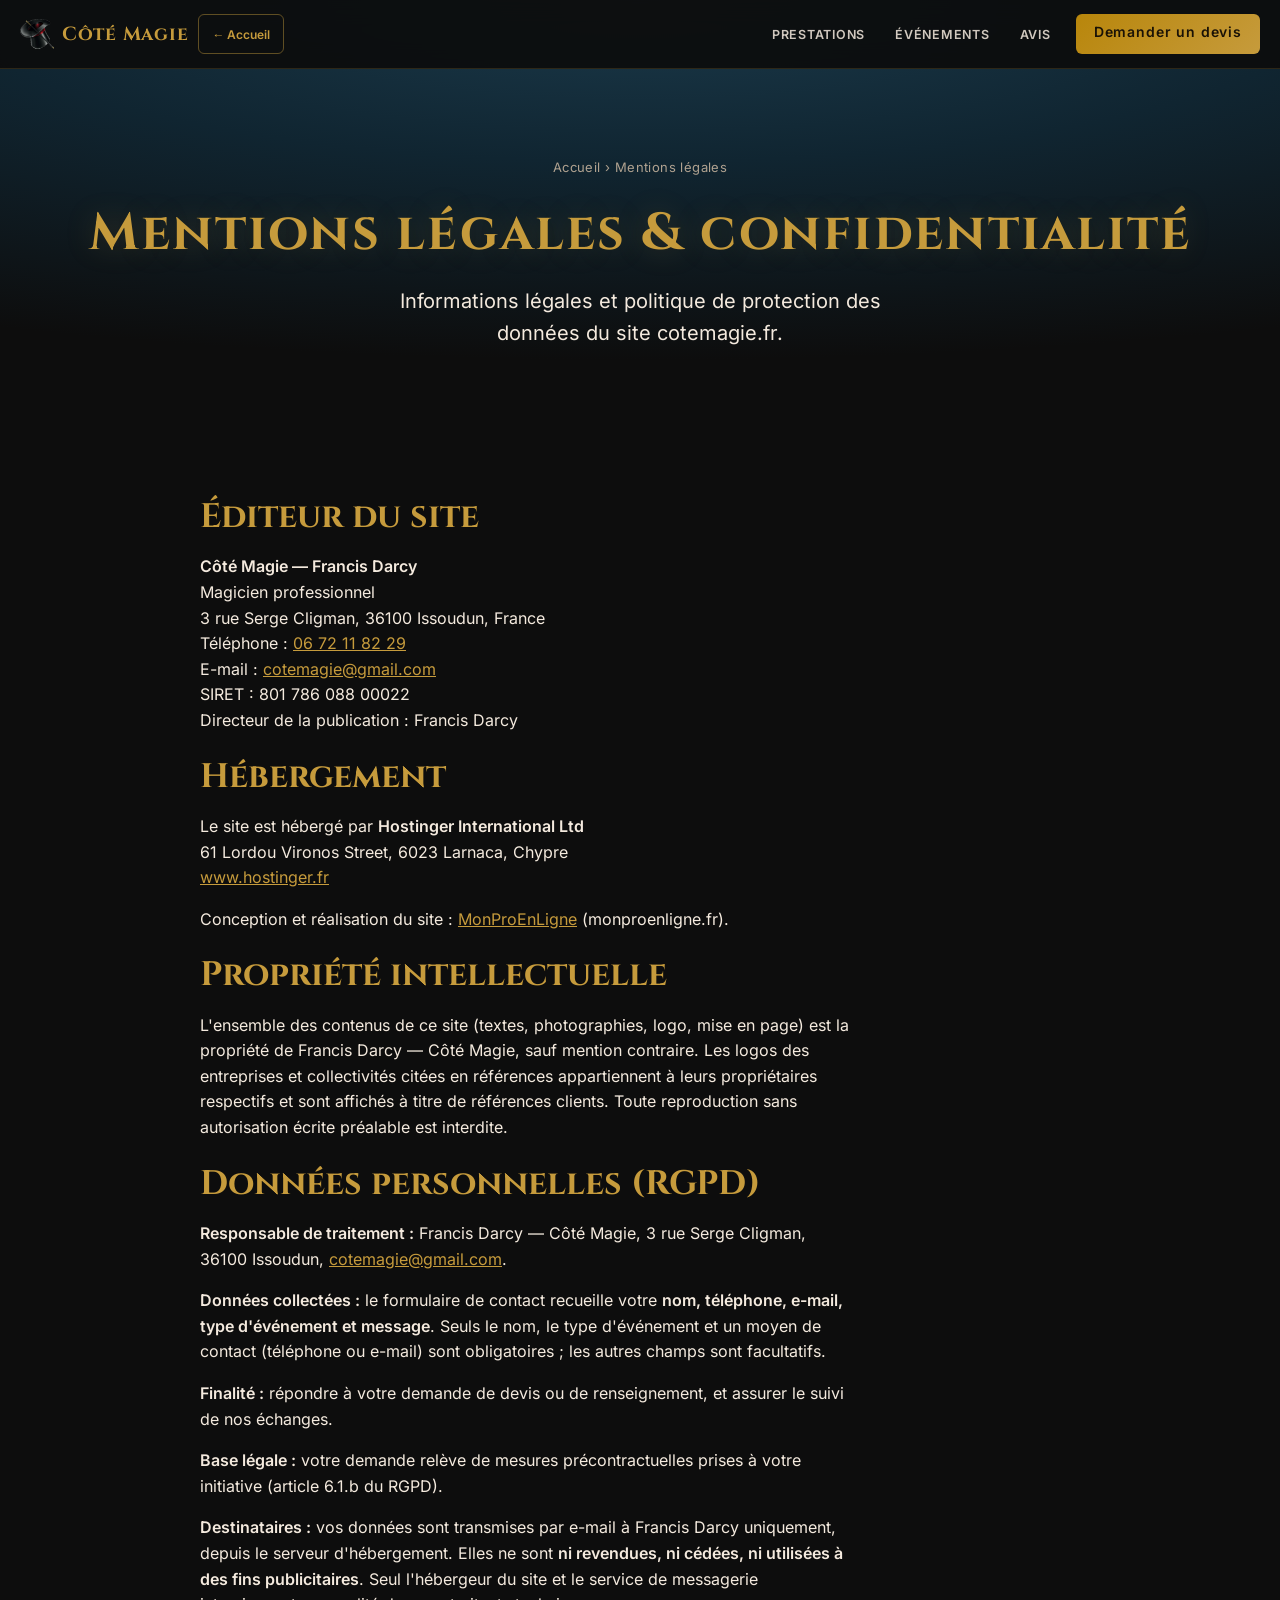
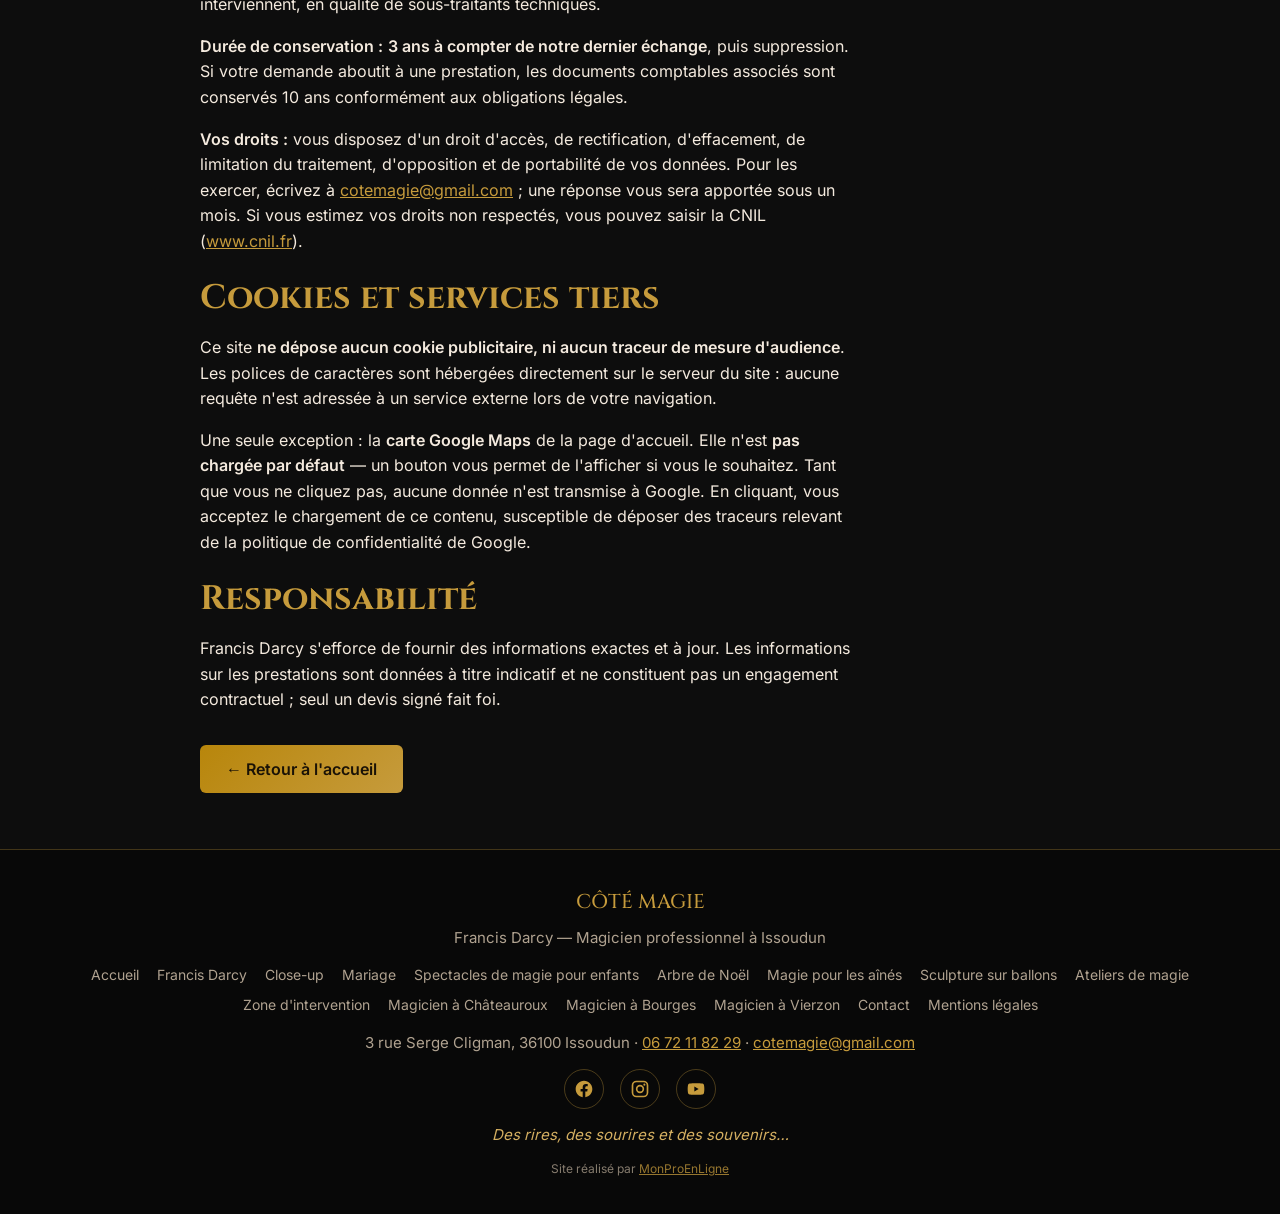
<file: mentions-legales.html>
<!DOCTYPE html>
<html lang="fr">
<head>
<meta charset="UTF-8">
<meta name="viewport" content="width=device-width, initial-scale=1">
<title>Mentions légales &amp; confidentialité | Côté Magie</title>
<meta name="description" content="Mentions légales, éditeur, hébergeur et politique de confidentialité (RGPD) du site cotemagie.fr — Francis Darcy, magicien à Issoudun.">
<meta name="robots" content="index, follow">
<link rel="canonical" href="https://www.cotemagie.fr/mentions-legales">
<meta property="og:type" content="website">
<meta property="og:site_name" content="Côté Magie">
<meta property="og:title" content="Mentions légales &amp; confidentialité | Côté Magie">
<meta property="og:description" content="Mentions légales, éditeur, hébergeur et politique de confidentialité (RGPD) du site cotemagie.fr — Francis Darcy, magicien à Issoudun.">
<meta property="og:url" content="https://www.cotemagie.fr/mentions-legales">
<meta property="og:image" content="https://www.cotemagie.fr/images/og-cotemagie.jpg">
<meta property="og:locale" content="fr_FR">
<link rel="icon" href="/favicon.svg" type="image/svg+xml">
<link rel="icon" href="/favicon.ico" sizes="32x32">
<link rel="apple-touch-icon" href="/apple-touch-icon.png">
<link rel="manifest" href="/site.webmanifest">
<meta name="theme-color" content="#C69B3C">
<link rel="preload" href="/assets/fonts/cinzel-latin.woff2" as="font" type="font/woff2" crossorigin>
<link rel="preload" href="/assets/fonts/inter-latin.woff2" as="font" type="font/woff2" crossorigin>
<style>@font-face{font-family:'Cinzel';font-style:normal;font-weight:500 700;font-display:swap;src:url(/assets/fonts/cinzel-latin.woff2) format('woff2')}@font-face{font-family:'Inter';font-style:normal;font-weight:400 600;font-display:swap;src:url(/assets/fonts/inter-latin.woff2) format('woff2')}</style>
<link rel="stylesheet" href="assets/service.css?v=5">
<script type="application/ld+json">{"@context":"https://schema.org","@type":"BreadcrumbList","itemListElement":[{"@type":"ListItem","position":1,"name":"Accueil","item":"https://www.cotemagie.fr/"},{"@type":"ListItem","position":2,"name":"Mentions légales"}]}</script>
</head>
<body data-theme="b">
<nav class="nav" id="nav">
 <div class="nav-left">
  <a href="/" class="nav-logo"><img src="images/logo-chapeau-magie-transparent.webp" alt="" width="219" height="194" decoding="async">Côté Magie</a>
  <a href="/" class="nav-home">&larr;&nbsp;Accueil</a>
 </div>
 <div class="nav-links">
  <a href="/#prestations">Prestations</a>
  <a href="/#evenements">Événements</a>
  <a href="/#temoignages">Avis</a>
  <a href="/#contact" class="nav-cta">Demander un devis</a>
 </div>
 <button class="nav-burger" id="navBurger" aria-label="Ouvrir le menu" aria-expanded="false"><span></span><span></span><span></span></button>
</nav>
<div class="nav-overlay" id="navOverlay"></div>
<aside class="nav-mobile" id="navMobile" aria-label="Menu">
 <a href="/">Accueil</a>
 <a href="/#prestations">Prestations</a>
 <a href="/#evenements">Événements</a>
 <a href="/#galerie">Galerie</a>
 <a href="/#temoignages">Avis</a>
 <a href="/#contact">Contact</a>
 <a href="tel:+33672118229" class="cta">Appeler le 06 72 11 82 29</a>
</aside>

<header class="shero">
 <p class="crumb"><a href="/">Accueil</a> &rsaquo; Mentions légales</p>
 <h1>Mentions légales &amp; confidentialité</h1>
 <p class="lead">Informations légales et politique de protection des données du site cotemagie.fr.</p>
</header>

<main>
<section class="rv">
 <div class="wrap prose">
  <h2>Éditeur du site</h2>
  <p>
   <strong>Côté Magie — Francis Darcy</strong><br>
   Magicien professionnel<br>
   3 rue Serge Cligman, 36100 Issoudun, France<br>
   Téléphone : <a href="tel:+33672118229">06 72 11 82 29</a><br>
   E-mail : <a href="mailto:cotemagie@gmail.com">cotemagie@gmail.com</a><br>
   SIRET : 801 786 088 00022<br>
   Directeur de la publication : Francis Darcy
  </p>

  <h2>Hébergement</h2>
  <p>
   Le site est hébergé par <strong>Hostinger International Ltd</strong><br>
   61 Lordou Vironos Street, 6023 Larnaca, Chypre<br>
   <a href="https://www.hostinger.fr" target="_blank" rel="noopener noreferrer">www.hostinger.fr</a>
  </p>
  <p>Conception et réalisation du site : <a href="https://monproenligne.fr/">MonProEnLigne</a> (monproenligne.fr).</p>

  <h2>Propriété intellectuelle</h2>
  <p>L'ensemble des contenus de ce site (textes, photographies, logo, mise en page) est la propriété de Francis Darcy — Côté Magie, sauf mention contraire. Les logos des entreprises et collectivités citées en références appartiennent à leurs propriétaires respectifs et sont affichés à titre de références clients. Toute reproduction sans autorisation écrite préalable est interdite.</p>

  <h2 id="donnees">Données personnelles (RGPD)</h2>
  <p><strong>Responsable de traitement :</strong> Francis Darcy — Côté Magie, 3 rue Serge Cligman, 36100 Issoudun, <a href="mailto:cotemagie@gmail.com">cotemagie@gmail.com</a>.</p>
  <p><strong>Données collectées :</strong> le formulaire de contact recueille votre <strong>nom, téléphone, e-mail, type d'événement et message</strong>. Seuls le nom, le type d'événement et un moyen de contact (téléphone ou e-mail) sont obligatoires ; les autres champs sont facultatifs.</p>
  <p><strong>Finalité :</strong> répondre à votre demande de devis ou de renseignement, et assurer le suivi de nos échanges.</p>
  <p><strong>Base légale :</strong> votre demande relève de mesures précontractuelles prises à votre initiative (article 6.1.b du RGPD).</p>
  <p><strong>Destinataires :</strong> vos données sont transmises par e-mail à Francis Darcy uniquement, depuis le serveur d'hébergement. Elles ne sont <strong>ni revendues, ni cédées, ni utilisées à des fins publicitaires</strong>. Seul l'hébergeur du site et le service de messagerie interviennent, en qualité de sous-traitants techniques.</p>
  <p><strong>Durée de conservation :</strong> <strong>3 ans à compter de notre dernier échange</strong>, puis suppression. Si votre demande aboutit à une prestation, les documents comptables associés sont conservés 10 ans conformément aux obligations légales.</p>
  <p><strong>Vos droits :</strong> vous disposez d'un droit d'accès, de rectification, d'effacement, de limitation du traitement, d'opposition et de portabilité de vos données. Pour les exercer, écrivez à <a href="mailto:cotemagie@gmail.com">cotemagie@gmail.com</a> ; une réponse vous sera apportée sous un mois. Si vous estimez vos droits non respectés, vous pouvez saisir la CNIL (<a href="https://www.cnil.fr" target="_blank" rel="noopener noreferrer">www.cnil.fr</a>).</p>

  <h2>Cookies et services tiers</h2>
  <p>Ce site <strong>ne dépose aucun cookie publicitaire, ni aucun traceur de mesure d'audience</strong>. Les polices de caractères sont hébergées directement sur le serveur du site : aucune requête n'est adressée à un service externe lors de votre navigation.</p>
  <p>Une seule exception : la <strong>carte Google Maps</strong> de la page d'accueil. Elle n'est <strong>pas chargée par défaut</strong> — un bouton vous permet de l'afficher si vous le souhaitez. Tant que vous ne cliquez pas, aucune donnée n'est transmise à Google. En cliquant, vous acceptez le chargement de ce contenu, susceptible de déposer des traceurs relevant de la politique de confidentialité de Google.</p>

  <h2>Responsabilité</h2>
  <p>Francis Darcy s'efforce de fournir des informations exactes et à jour. Les informations sur les prestations sont données à titre indicatif et ne constituent pas un engagement contractuel ; seul un devis signé fait foi.</p>

  <p style="margin-top:32px"><a class="btn btn-or" href="/">← Retour à l'accueil</a></p>
 </div>
</section>
</main>

<footer>
 <p class="fname">CÔTÉ MAGIE</p>
 <p>Francis Darcy — Magicien professionnel à Issoudun</p>
 <div class="flinks">
  <a href="/">Accueil</a>
  <a href="/francis-darcy">Francis Darcy</a>
  <a href="/close-up">Close-up</a>
  <a href="/mariage">Mariage</a>
  <a href="/spectacles-enfants">Spectacles de magie pour enfants</a>
  <a href="/arbre-de-noel">Arbre de Noël</a>
  <a href="/magie-aines">Magie pour les aînés</a>
  <a href="/sculpture-ballons">Sculpture sur ballons</a>
  <a href="/ateliers-magie">Ateliers de magie</a>
  <a href="/zone-intervention">Zone d'intervention</a>
  <a href="/magicien-chateauroux">Magicien à Châteauroux</a>
  <a href="/magicien-bourges">Magicien à Bourges</a>
  <a href="/magicien-vierzon">Magicien à Vierzon</a>
  <a href="/#contact">Contact</a>
  <a href="/mentions-legales">Mentions légales</a>
 </div>
 <p>3 rue Serge Cligman, 36100 Issoudun &middot; <a href="tel:+33672118229">06 72 11 82 29</a> &middot; <a href="mailto:cotemagie@gmail.com">cotemagie@gmail.com</a></p>
 <div class="socials">
  <a href="https://www.facebook.com/cote.magie" target="_blank" rel="noopener" aria-label="Facebook"><svg viewBox="0 0 24 24"><path d="M22 12c0-5.52-4.48-10-10-10S2 6.48 2 12c0 4.99 3.66 9.12 8.44 9.88v-6.99H7.9V12h2.54V9.8c0-2.5 1.49-3.89 3.78-3.89 1.09 0 2.24.2 2.24.2v2.46h-1.26c-1.24 0-1.63.77-1.63 1.56V12h2.78l-.44 2.89h-2.34v6.99C18.34 21.12 22 16.99 22 12Z"/></svg></a>
  <a href="https://www.instagram.com/cote.magie/" target="_blank" rel="noopener" aria-label="Instagram"><svg viewBox="0 0 24 24"><path d="M7.8 2h8.4A5.8 5.8 0 0 1 22 7.8v8.4a5.8 5.8 0 0 1-5.8 5.8H7.8A5.8 5.8 0 0 1 2 16.2V7.8A5.8 5.8 0 0 1 7.8 2Zm-.2 2A3.6 3.6 0 0 0 4 7.6v8.8A3.6 3.6 0 0 0 7.6 20h8.8a3.6 3.6 0 0 0 3.6-3.6V7.6A3.6 3.6 0 0 0 16.4 4H7.6Zm9.65 1.5a1.25 1.25 0 1 1 0 2.5 1.25 1.25 0 0 1 0-2.5ZM12 7a5 5 0 1 1 0 10 5 5 0 0 1 0-10Zm0 2a3 3 0 1 0 0 6 3 3 0 0 0 0-6Z"/></svg></a>
  <a href="https://www.youtube.com/@francisdarcycotemagie2561" target="_blank" rel="noopener" aria-label="YouTube"><svg viewBox="0 0 24 24"><path d="M21.58 7.19a2.51 2.51 0 0 0-1.77-1.77C18.25 5 12 5 12 5s-6.25 0-7.81.42A2.51 2.51 0 0 0 2.42 7.19 26.4 26.4 0 0 0 2 12a26.4 26.4 0 0 0 .42 4.81 2.51 2.51 0 0 0 1.77 1.77C5.75 19 12 19 12 19s6.25 0 7.81-.42a2.51 2.51 0 0 0 1.77-1.77A26.4 26.4 0 0 0 22 12a26.4 26.4 0 0 0-.42-4.81ZM10 15V9l5.2 3L10 15Z"/></svg></a>
 </div>
 <p class="sign">Des rires, des sourires et des souvenirs…</p>
 <p style="margin-top:12px;font-size:12px;opacity:.75">Site réalisé par <a href="https://monproenligne.fr/">MonProEnLigne</a></p>
</footer>
<script src="assets/service.js" defer></script>
</body>
</html>
</file>
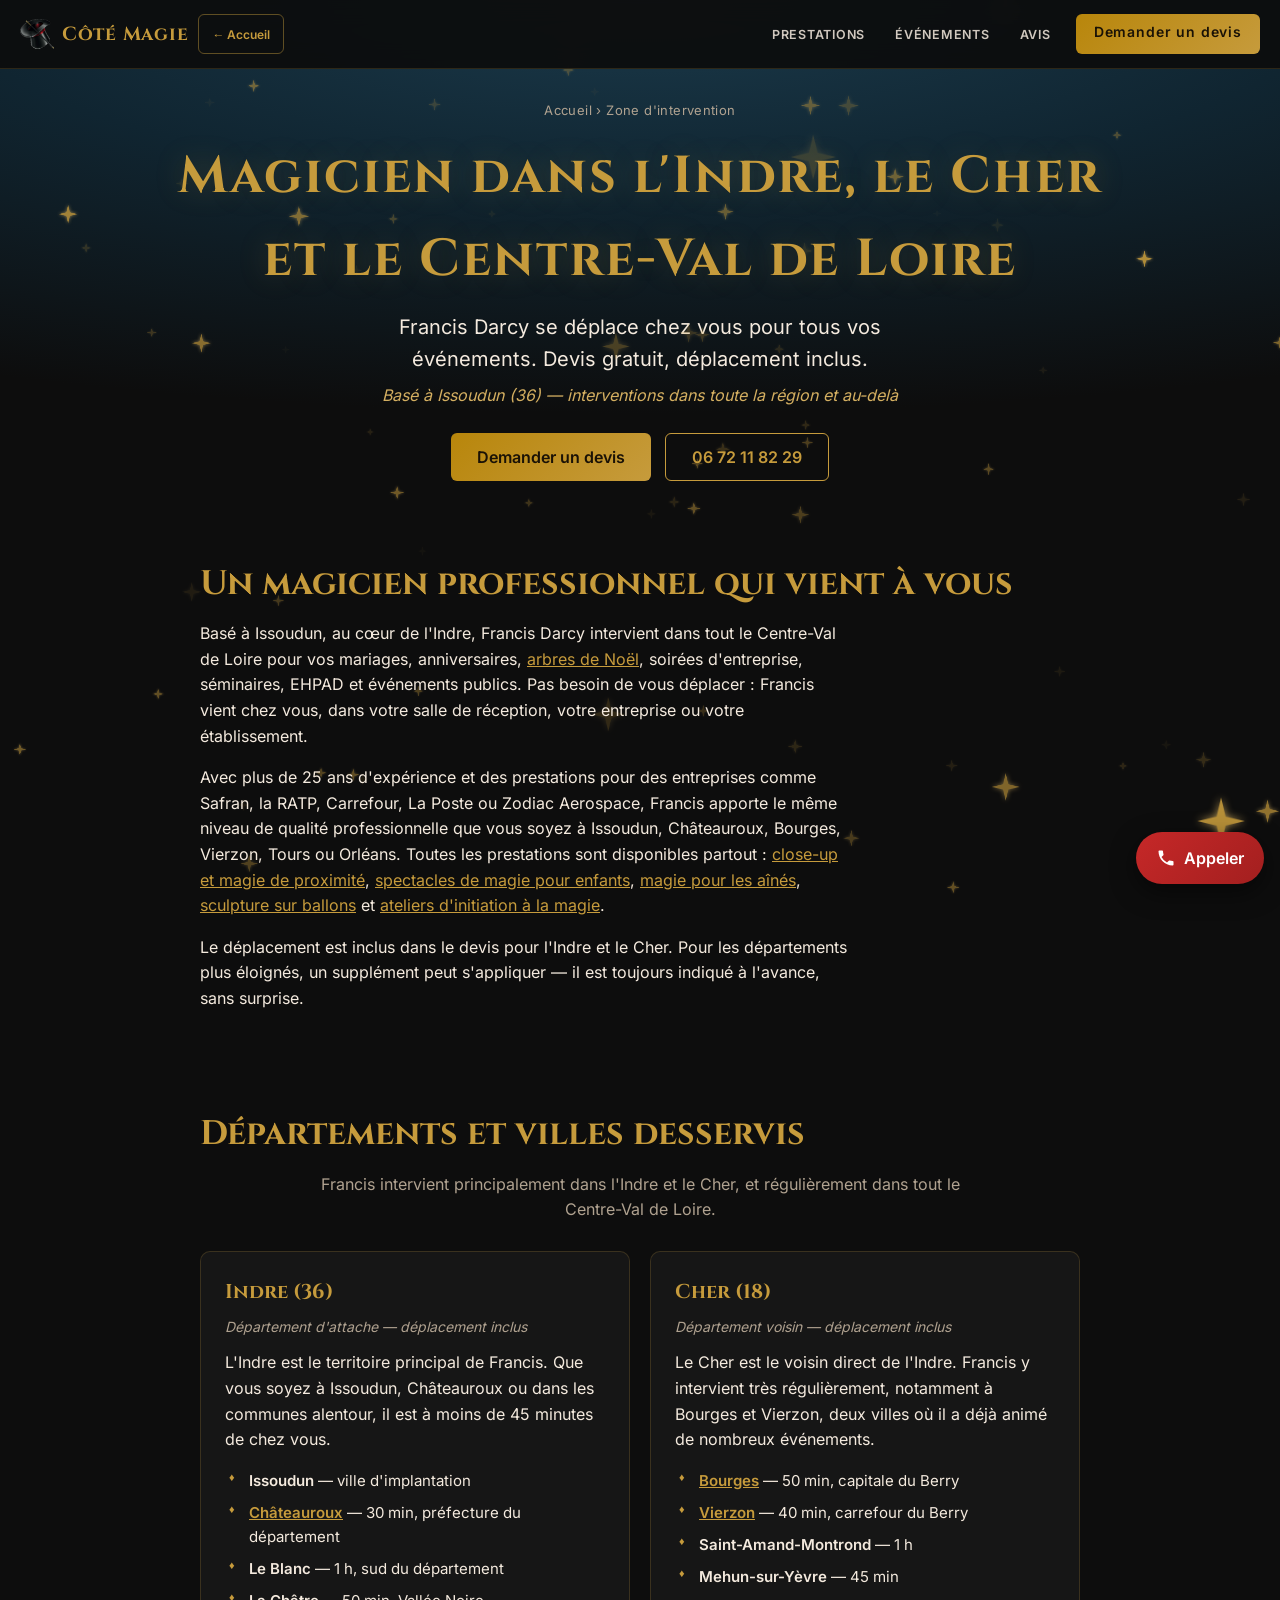
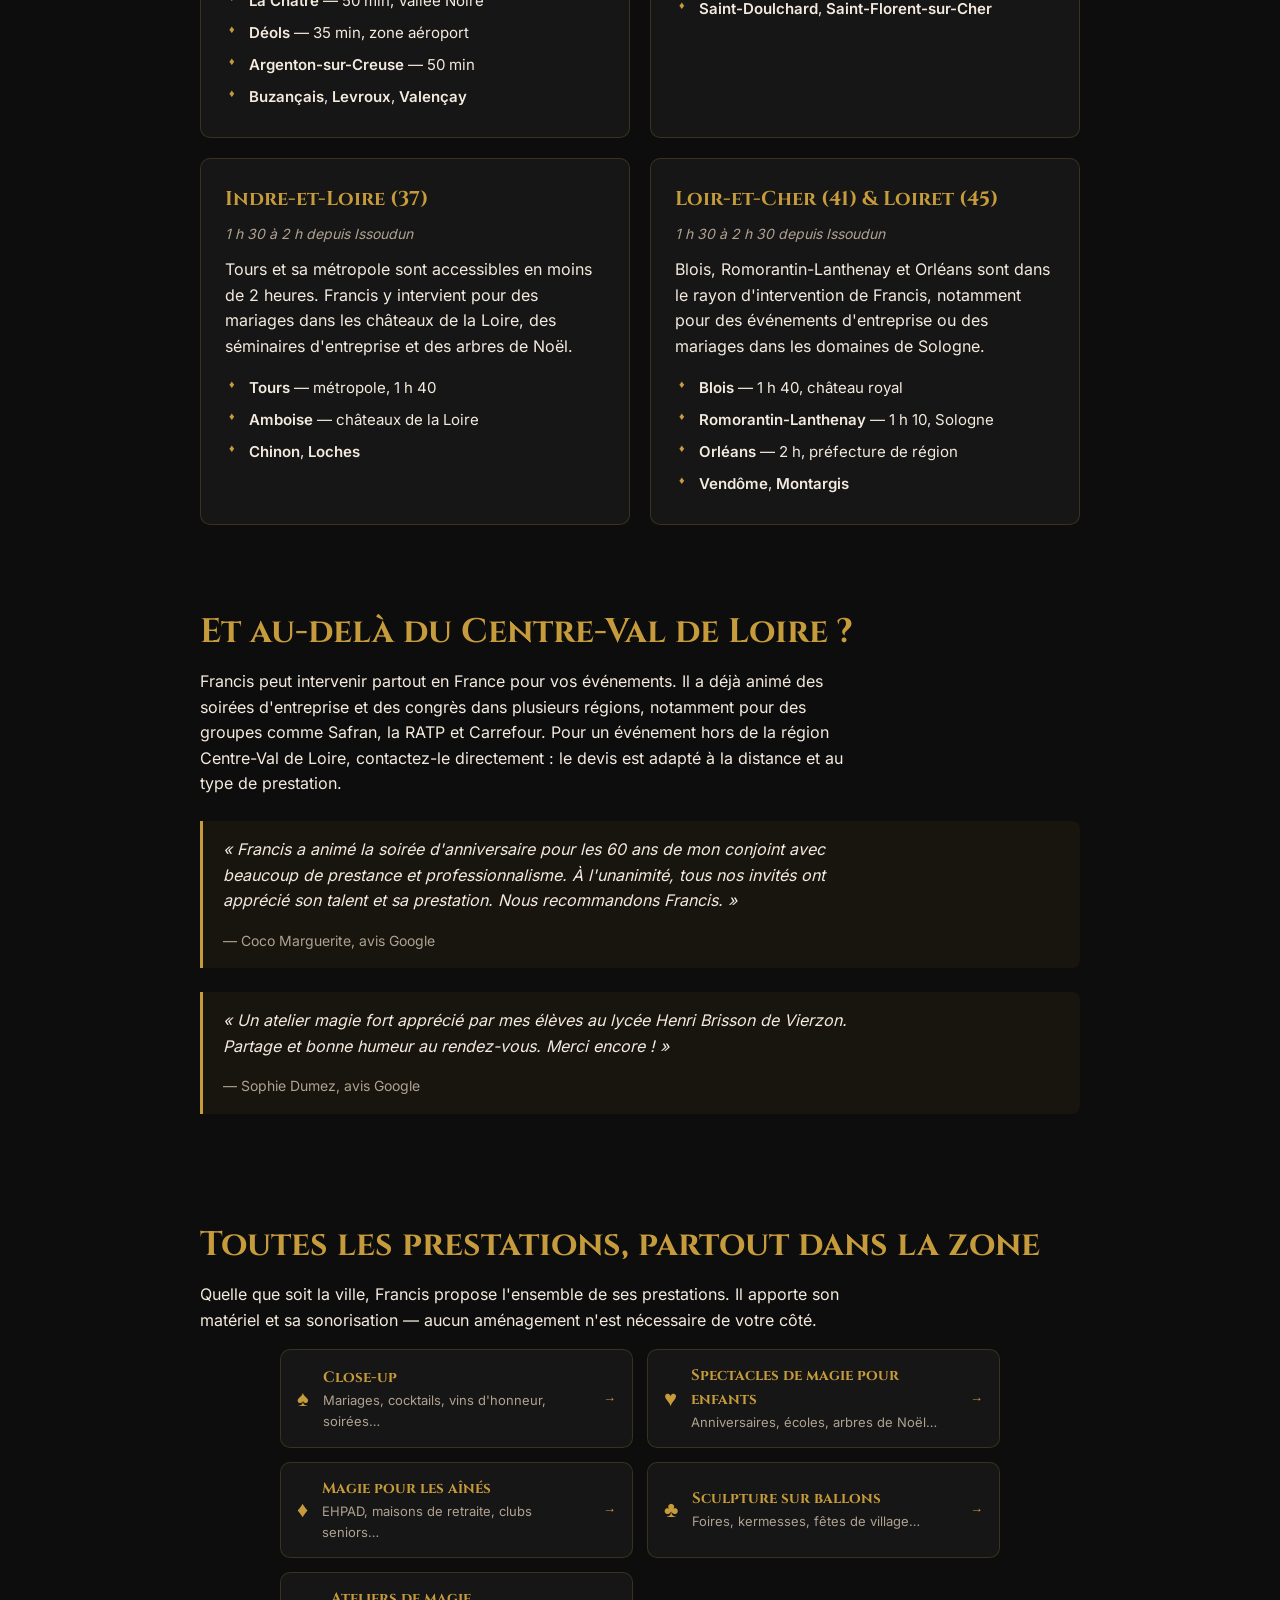
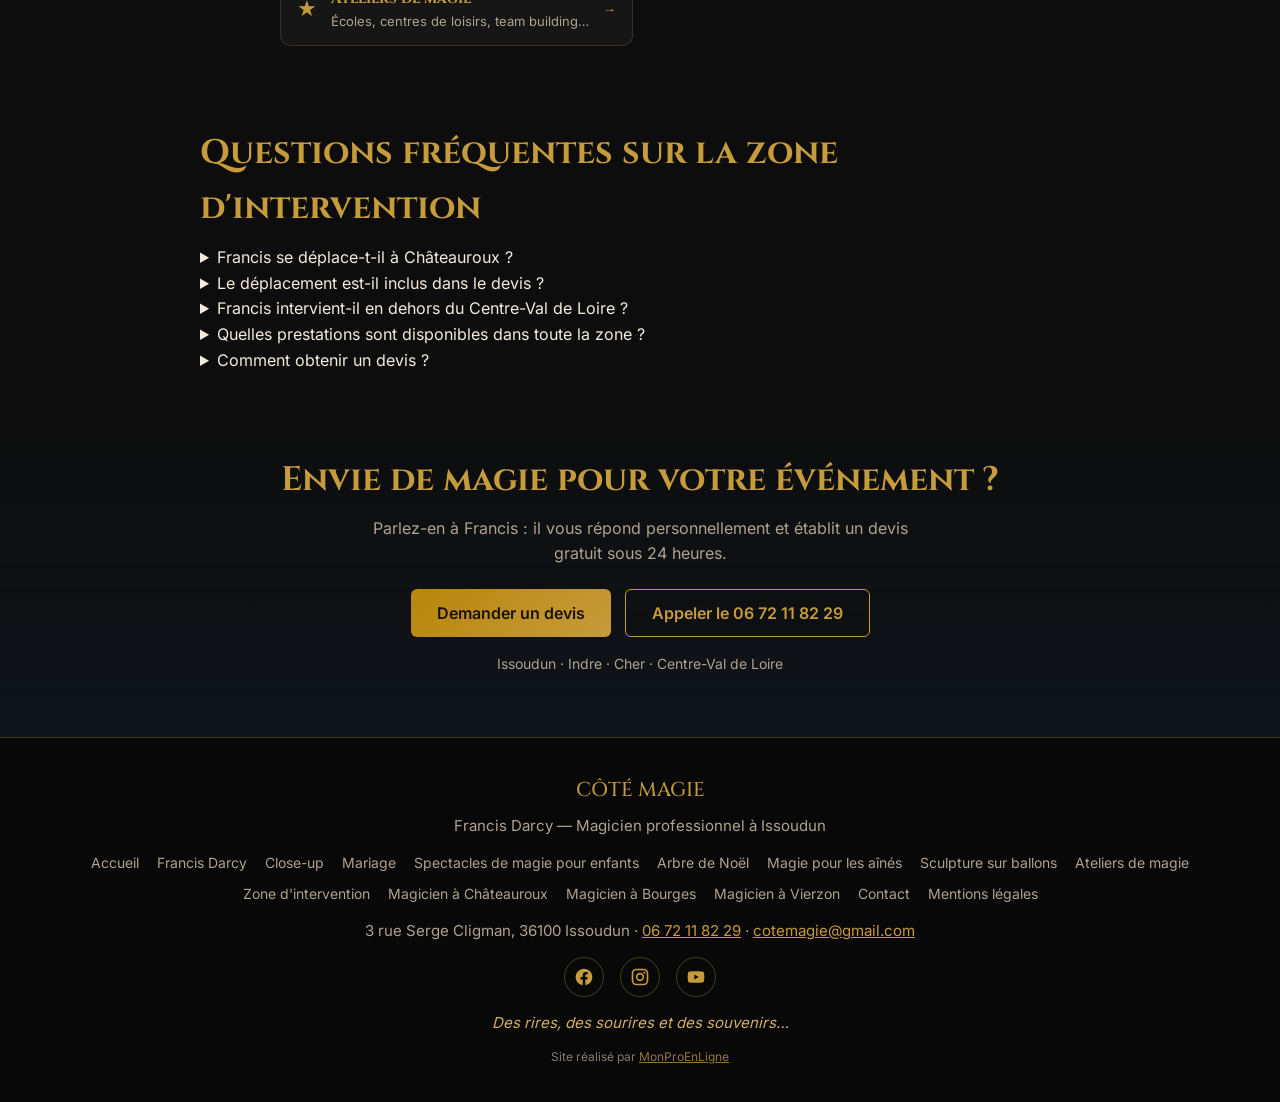
<file: zone-intervention.html>
<!DOCTYPE html>
<html lang="fr">
<head>
<meta charset="UTF-8">
<meta name="viewport" content="width=device-width, initial-scale=1">
<title>Magicien dans l'Indre, le Cher et le Centre-Val de Loire</title>
<meta name="description" content="Magicien professionnel à Issoudun, Francis Darcy intervient dans l'Indre, le Cher et le Centre-Val de Loire : Châteauroux, Bourges, Vierzon, Tours, Orléans.">
<link rel="canonical" href="https://www.cotemagie.fr/zone-intervention">
<meta name="geo.region" content="FR-36"><meta name="geo.placename" content="Issoudun"><meta name="geo.position" content="46.94889;1.99389"><meta name="ICBM" content="46.94889, 1.99389">
<meta name="robots" content="index, follow">
<meta property="og:type" content="article"><meta property="og:locale" content="fr_FR"><meta property="og:site_name" content="Côté Magie">
<meta property="og:title" content="Magicien dans l'Indre, le Cher et le Centre-Val de Loire — Côté Magie">
<meta property="og:description" content="Francis Darcy, magicien professionnel à Issoudun, intervient dans l'Indre (36), le Cher (18) et tout le Centre-Val de Loire. Devis gratuit, déplacement inclus.">
<meta property="og:image" content="https://www.cotemagie.fr/images/og-cotemagie.jpg">
<meta property="og:image:width" content="1200">
<meta property="og:image:height" content="630">
<meta name="twitter:card" content="summary_large_image">
<meta name="twitter:image" content="https://www.cotemagie.fr/images/og-cotemagie.jpg">
<meta name="twitter:title" content="Magicien dans l'Indre, le Cher et le Centre-Val de Loire — Côté Magie">
<meta name="twitter:description" content="Francis Darcy, magicien professionnel à Issoudun, intervient dans l'Indre (36), le Cher (18) et tout le Centre-Val de Loire. Devis gratuit, déplacement inclus.">
<meta property="og:url" content="https://www.cotemagie.fr/zone-intervention">
<link rel="icon" href="/favicon.svg" type="image/svg+xml">
<link rel="icon" href="/favicon.ico" sizes="32x32">
<link rel="apple-touch-icon" href="/apple-touch-icon.png">
<link rel="manifest" href="/site.webmanifest">
<meta name="theme-color" content="#C69B3C">
<link rel="preload" href="/assets/fonts/cinzel-latin.woff2" as="font" type="font/woff2" crossorigin>
<link rel="preload" href="/assets/fonts/inter-latin.woff2" as="font" type="font/woff2" crossorigin>
<style>@font-face{font-family:'Cinzel';font-style:normal;font-weight:500 700;font-display:swap;src:url(/assets/fonts/cinzel-latin.woff2) format('woff2')}@font-face{font-family:'Inter';font-style:normal;font-weight:400 600;font-display:swap;src:url(/assets/fonts/inter-latin.woff2) format('woff2')}</style>
<link rel="stylesheet" href="assets/service.css?v=5">
<script type="application/ld+json">{"@context":"https://schema.org","@type":"Service","name":"Magicien dans l'Indre, le Cher et le Centre-Val de Loire","serviceType":"Prestations de magie","provider":{"@type":["LocalBusiness","EntertainmentBusiness"],"@id":"https://www.cotemagie.fr/#business","name":"Côté Magie — Francis Darcy","telephone":"+33672118229","address":{"@type":"PostalAddress","streetAddress":"3 rue Serge Cligman","addressLocality":"Issoudun","postalCode":"36100","addressCountry":"FR"}},"areaServed":[{"@type":"AdministrativeArea","name":"Indre (36)"},{"@type":"AdministrativeArea","name":"Cher (18)"},{"@type":"AdministrativeArea","name":"Centre-Val de Loire"},{"@type":"City","name":"Issoudun"},{"@type":"City","name":"Châteauroux"},{"@type":"City","name":"Bourges"},{"@type":"City","name":"Vierzon"},{"@type":"City","name":"Tours"},{"@type":"City","name":"Blois"},{"@type":"City","name":"Orléans"}],"url":"https://www.cotemagie.fr/zone-intervention","description":"Francis Darcy, magicien professionnel basé à Issoudun, intervient dans tout le Centre-Val de Loire : Indre (36), Cher (18), Indre-et-Loire (37), Loir-et-Cher (41), Loiret (45). Close-up, spectacles enfants, magie pour les aînés, sculpture sur ballons, ateliers."}</script>
<script type="application/ld+json">{"@context":"https://schema.org","@type":"BreadcrumbList","itemListElement":[{"@type":"ListItem","position":1,"name":"Accueil","item":"https://www.cotemagie.fr/"},{"@type":"ListItem","position":2,"name":"Zone d'intervention"}]}</script>
<script type="application/ld+json">{"@context":"https://schema.org","@type":"FAQPage","mainEntity":[{"@type":"Question","name":"Francis se déplace-t-il à Châteauroux ?","acceptedAnswer":{"@type":"Answer","text":"Oui, Châteauroux est à seulement 30 minutes d'Issoudun. Francis y intervient très régulièrement pour des mariages, anniversaires, arbres de Noël et événements d'entreprise. Le déplacement est inclus."}},{"@type":"Question","name":"Le déplacement est-il inclus dans le devis ?","acceptedAnswer":{"@type":"Answer","text":"Oui, le déplacement est inclus dans le devis pour l'Indre (36) et le Cher (18). Pour les autres départements du Centre-Val de Loire, un supplément peut s'appliquer selon la distance, toujours indiqué à l'avance dans le devis."}},{"@type":"Question","name":"Francis intervient-il en dehors du Centre-Val de Loire ?","acceptedAnswer":{"@type":"Answer","text":"Oui, Francis peut intervenir partout en France pour des événements. Il a déjà animé des soirées pour Safran, la RATP, Carrefour et d'autres entreprises nationales. Le devis est adapté à la distance et au format de la prestation."}},{"@type":"Question","name":"Quelles prestations sont disponibles dans toute la zone ?","acceptedAnswer":{"@type":"Answer","text":"Toutes les prestations sont disponibles dans l'ensemble de la zone : close-up et magie de proximité, spectacles de magie pour enfants, magie pour les aînés en EHPAD, sculpture sur ballons et ateliers d'initiation à la magie. Francis apporte tout son matériel."}},{"@type":"Question","name":"Comment obtenir un devis ?","acceptedAnswer":{"@type":"Answer","text":"Appelez Francis au 06 72 11 82 29 ou remplissez le formulaire de contact. Il vous répond personnellement sous 24 heures avec un devis gratuit, adapté à votre événement et à votre localisation."}}]}</script>
<style>.testimonial{border-left:3px solid #C69B3C;padding:16px 20px;margin:24px 0;background:rgba(198,155,60,.06);border-radius:0 8px 8px 0;font-style:italic}.testimonial cite{display:block;margin-top:8px;font-size:14px;color:#B0A290;font-style:normal}.zone-grid{display:grid;gap:20px;grid-template-columns:1fr;max-width:920px;margin:0 auto}.zone-card{background:rgba(255,255,255,.04);border:1px solid rgba(198,155,60,.2);border-radius:10px;padding:24px}.zone-card h3{font-size:20px;margin-bottom:8px}.zone-card .dist{color:#B0A290;font-size:14px;font-style:italic;margin-bottom:12px}.zone-card ul{margin:12px 0 0 4px;list-style:none}.zone-card li{padding:4px 0 4px 20px;position:relative;font-size:15px}.zone-card li::before{content:"♦";position:absolute;left:0;top:4px;color:#C69B3C;font-size:11px}@media(min-width:680px){.zone-grid{grid-template-columns:1fr 1fr}}</style>
</head>
<body data-theme="b">
<a href="#main-content" class="skip" style="position:absolute;left:-9999px;top:auto;width:1px;height:1px;overflow:hidden;z-index:999;padding:12px;background:#C69B3C;color:#1A1206;font-weight:700;text-decoration:none" onfocus="this.style.cssText='position:fixed;left:16px;top:16px;width:auto;height:auto;overflow:visible;z-index:999;padding:12px 16px;background:#C69B3C;color:#1A1206;font-weight:700;text-decoration:none;border-radius:6px'" onblur="this.style.cssText='position:absolute;left:-9999px;top:auto;width:1px;height:1px;overflow:hidden'">Aller au contenu principal</a>
<div id="webgl" aria-hidden="true"></div>
<nav class="nav" id="nav">
 <div class="nav-left">
  <a href="/" class="nav-logo"><img src="images/logo-chapeau-magie-transparent.webp" alt="" width="219" height="194" decoding="async">Côté Magie</a>
  <a href="/" class="nav-home">&larr;&nbsp;Accueil</a>
 </div>
 <div class="nav-links">
  <a href="/#prestations">Prestations</a>
  <a href="/#evenements">Événements</a>
  <a href="/#temoignages">Avis</a>

  <a href="/#contact" class="nav-cta">Demander un devis</a>
 </div>
 <button class="nav-burger" id="navBurger" aria-label="Ouvrir le menu" aria-expanded="false"><span></span><span></span><span></span></button>
</nav>
<div class="nav-overlay" id="navOverlay"></div>
<aside class="nav-mobile" id="navMobile" aria-label="Menu">
 <a href="/">Accueil</a>
 <a href="/#prestations">Prestations</a>
 <a href="/#evenements">Événements</a>
 <a href="/#galerie">Galerie</a>
 <a href="/#temoignages">Avis</a>
 <a href="/#contact">Contact</a>
 <a href="tel:+33672118229" class="cta">Appeler le 06 72 11 82 29</a>
</aside>

<header class="shero">
 <p class="crumb"><a href="/">Accueil</a> &rsaquo; Zone d'intervention</p>
 <h1>Magicien dans l'Indre, le Cher<br>et le Centre-Val de Loire</h1>
 <p class="lead">Francis Darcy se déplace chez vous pour tous vos événements. Devis gratuit, déplacement inclus.</p>
 <p class="loc">Basé à Issoudun (36) — interventions dans toute la région et au-delà</p>
 <div class="ctas">
  <a class="btn btn-or" href="/#contact">Demander un devis</a>
  <a class="btn btn-line" href="tel:+33672118229">06 72 11 82 29</a>
 </div>
</header>

<main id="main-content">
<section class="rv">
 <div class="wrap prose">
  <h2>Un magicien professionnel qui vient à vous</h2>
  <p>Basé à Issoudun, au cœur de l'Indre, Francis Darcy intervient dans tout le Centre-Val de Loire pour vos mariages, anniversaires, <a href="/arbre-de-noel">arbres de Noël</a>, soirées d'entreprise, séminaires, EHPAD et événements publics. Pas besoin de vous déplacer : Francis vient chez vous, dans votre salle de réception, votre entreprise ou votre établissement.</p>
  <p>Avec plus de 25 ans d'expérience et des prestations pour des entreprises comme Safran, la RATP, Carrefour, La Poste ou Zodiac Aerospace, Francis apporte le même niveau de qualité professionnelle que vous soyez à Issoudun, Châteauroux, Bourges, Vierzon, Tours ou Orléans. Toutes les prestations sont disponibles partout : <a href="/close-up">close-up et magie de proximité</a>, <a href="/spectacles-enfants">spectacles de magie pour enfants</a>, <a href="/magie-aines">magie pour les aînés</a>, <a href="/sculpture-ballons">sculpture sur ballons</a> et <a href="/ateliers-magie">ateliers d'initiation à la magie</a>.</p>
  <p>Le déplacement est inclus dans le devis pour l'Indre et le Cher. Pour les départements plus éloignés, un supplément peut s'appliquer — il est toujours indiqué à l'avance, sans surprise.</p>
 </div>
</section>

<section class="rv">
 <div class="wrap">
  <h2>Départements et villes desservis</h2>
  <p class="sub" style="color:var(--sec);margin-bottom:28px">Francis intervient principalement dans l'Indre et le Cher, et régulièrement dans tout le Centre-Val de Loire.</p>
 </div>
 <div class="zone-grid wrap">

  <div class="zone-card">
   <h3>Indre (36)</h3>
   <p class="dist">Département d'attache — déplacement inclus</p>
   <p>L'Indre est le territoire principal de Francis. Que vous soyez à Issoudun, Châteauroux ou dans les communes alentour, il est à moins de 45 minutes de chez vous.</p>
   <ul>
    <li><strong>Issoudun</strong> — ville d'implantation</li>
    <li><strong><a href="/magicien-chateauroux">Châteauroux</a></strong> — 30 min, préfecture du département</li>
    <li><strong>Le Blanc</strong> — 1 h, sud du département</li>
    <li><strong>La Châtre</strong> — 50 min, Vallée Noire</li>
    <li><strong>Déols</strong> — 35 min, zone aéroport</li>
    <li><strong>Argenton-sur-Creuse</strong> — 50 min</li>
    <li><strong>Buzançais</strong>, <strong>Levroux</strong>, <strong>Valençay</strong></li>
   </ul>
  </div>

  <div class="zone-card">
   <h3>Cher (18)</h3>
   <p class="dist">Département voisin — déplacement inclus</p>
   <p>Le Cher est le voisin direct de l'Indre. Francis y intervient très régulièrement, notamment à Bourges et Vierzon, deux villes où il a déjà animé de nombreux événements.</p>
   <ul>
    <li><strong><a href="/magicien-bourges">Bourges</a></strong> — 50 min, capitale du Berry</li>
    <li><strong><a href="/magicien-vierzon">Vierzon</a></strong> — 40 min, carrefour du Berry</li>
    <li><strong>Saint-Amand-Montrond</strong> — 1 h</li>
    <li><strong>Mehun-sur-Yèvre</strong> — 45 min</li>
    <li><strong>Saint-Doulchard</strong>, <strong>Saint-Florent-sur-Cher</strong></li>
   </ul>
  </div>

  <div class="zone-card">
   <h3>Indre-et-Loire (37)</h3>
   <p class="dist">1 h 30 à 2 h depuis Issoudun</p>
   <p>Tours et sa métropole sont accessibles en moins de 2 heures. Francis y intervient pour des mariages dans les châteaux de la Loire, des séminaires d'entreprise et des arbres de Noël.</p>
   <ul>
    <li><strong>Tours</strong> — métropole, 1 h 40</li>
    <li><strong>Amboise</strong> — châteaux de la Loire</li>
    <li><strong>Chinon</strong>, <strong>Loches</strong></li>
   </ul>
  </div>

  <div class="zone-card">
   <h3>Loir-et-Cher (41) &amp; Loiret (45)</h3>
   <p class="dist">1 h 30 à 2 h 30 depuis Issoudun</p>
   <p>Blois, Romorantin-Lanthenay et Orléans sont dans le rayon d'intervention de Francis, notamment pour des événements d'entreprise ou des mariages dans les domaines de Sologne.</p>
   <ul>
    <li><strong>Blois</strong> — 1 h 40, château royal</li>
    <li><strong>Romorantin-Lanthenay</strong> — 1 h 10, Sologne</li>
    <li><strong>Orléans</strong> — 2 h, préfecture de région</li>
    <li><strong>Vendôme</strong>, <strong>Montargis</strong></li>
   </ul>
  </div>

 </div>
</section>

<section class="rv">
 <div class="wrap prose">
  <h2>Et au-delà du Centre-Val de Loire ?</h2>
  <p>Francis peut intervenir partout en France pour vos événements. Il a déjà animé des soirées d'entreprise et des congrès dans plusieurs régions, notamment pour des groupes comme Safran, la RATP et Carrefour. Pour un événement hors de la région Centre-Val de Loire, contactez-le directement : le devis est adapté à la distance et au type de prestation.</p>

  <blockquote class="testimonial">
   <p>« Francis a animé la soirée d'anniversaire pour les 60 ans de mon conjoint avec beaucoup de prestance et professionnalisme. À l'unanimité, tous nos invités ont apprécié son talent et sa prestation. Nous recommandons Francis. »</p>
   <cite>— Coco Marguerite, avis Google</cite>
  </blockquote>

  <blockquote class="testimonial">
   <p>« Un atelier magie fort apprécié par mes élèves au lycée Henri Brisson de Vierzon. Partage et bonne humeur au rendez-vous. Merci encore ! »</p>
   <cite>— Sophie Dumez, avis Google</cite>
  </blockquote>
 </div>
</section>

<section class="rv">
 <div class="wrap prose">
  <h2>Toutes les prestations, partout dans la zone</h2>
  <p>Quelle que soit la ville, Francis propose l'ensemble de ses prestations. Il apporte son matériel et sa sonorisation — aucun aménagement n'est nécessaire de votre côté.</p>
 </div>
 <div class="others-grid wrap">
   <a class="ocard" href="/close-up"><span class="oico">♠</span><span><b>Close-up</b><span>Mariages, cocktails, vins d'honneur, soirées…</span></span><span class="arrow">→</span></a>
   <a class="ocard" href="/spectacles-enfants"><span class="oico">♥</span><span><b>Spectacles de magie pour enfants</b><span>Anniversaires, écoles, arbres de Noël…</span></span><span class="arrow">→</span></a>
   <a class="ocard" href="/magie-aines"><span class="oico">♦</span><span><b>Magie pour les aînés</b><span>EHPAD, maisons de retraite, clubs seniors…</span></span><span class="arrow">→</span></a>
   <a class="ocard" href="/sculpture-ballons"><span class="oico">♣</span><span><b>Sculpture sur ballons</b><span>Foires, kermesses, fêtes de village…</span></span><span class="arrow">→</span></a>
   <a class="ocard" href="/ateliers-magie"><span class="oico">★</span><span><b>Ateliers de magie</b><span>Écoles, centres de loisirs, team building…</span></span><span class="arrow">→</span></a>
 </div>
</section>

<section class="rv">
 <div class="wrap prose">
  <h2>Questions fréquentes sur la zone d'intervention</h2>
  <details>
   <summary>Francis se déplace-t-il à Châteauroux ?</summary>
   <p>Oui, Châteauroux est à seulement 30 minutes d'Issoudun. Francis y intervient très régulièrement pour des mariages, anniversaires, arbres de Noël et événements d'entreprise. Le déplacement est inclus. <a href="/magicien-chateauroux">Voir la page Châteauroux</a>.</p>
  </details>
  <details>
   <summary>Le déplacement est-il inclus dans le devis ?</summary>
   <p>Oui, le déplacement est inclus dans le devis pour l'Indre (36) et le Cher (18). Pour les autres départements du Centre-Val de Loire, un supplément peut s'appliquer selon la distance, toujours indiqué à l'avance dans le devis.</p>
  </details>
  <details>
   <summary>Francis intervient-il en dehors du Centre-Val de Loire ?</summary>
   <p>Oui, Francis peut intervenir partout en France pour des événements. Il a déjà animé des soirées pour Safran, la RATP, Carrefour et d'autres entreprises nationales. Le devis est adapté à la distance et au format de la prestation.</p>
  </details>
  <details>
   <summary>Quelles prestations sont disponibles dans toute la zone ?</summary>
   <p>Toutes les prestations sont disponibles dans l'ensemble de la zone : close-up et magie de proximité, spectacles de magie pour enfants, magie pour les aînés en EHPAD, sculpture sur ballons et ateliers d'initiation à la magie. Francis apporte tout son matériel.</p>
  </details>
  <details>
   <summary>Comment obtenir un devis ?</summary>
   <p>Appelez Francis au <a href="tel:+33672118229">06 72 11 82 29</a> ou remplissez le <a href="/#contact">formulaire de contact</a>. Il vous répond personnellement sous 24 heures avec un devis gratuit, adapté à votre événement et à votre localisation.</p>
  </details>
 </div>
</section>

<section class="cta-band rv">
 <h2>Envie de magie pour votre événement&nbsp;?</h2>
 <p>Parlez-en à Francis : il vous répond personnellement et établit un devis gratuit sous 24&nbsp;heures.</p>
 <div class="ctas">
  <a class="btn btn-or" href="/#contact">Demander un devis</a>
  <a class="btn btn-line" href="tel:+33672118229">Appeler le 06 72 11 82 29</a>
 </div>
 <p class="reassur">Issoudun &middot; Indre &middot; Cher &middot; Centre-Val de Loire</p>
</section>
</main>

<footer>
 <p class="fname">CÔTÉ MAGIE</p>
 <p>Francis Darcy — Magicien professionnel à Issoudun</p>
 <div class="flinks">
  <a href="/">Accueil</a>
  <a href="/francis-darcy">Francis Darcy</a>
  <a href="/close-up">Close-up</a>
  <a href="/mariage">Mariage</a>
  <a href="/spectacles-enfants">Spectacles de magie pour enfants</a>
  <a href="/arbre-de-noel">Arbre de Noël</a>
  <a href="/magie-aines">Magie pour les aînés</a>
  <a href="/sculpture-ballons">Sculpture sur ballons</a>
  <a href="/ateliers-magie">Ateliers de magie</a>
  <a href="/zone-intervention">Zone d'intervention</a>
  <a href="/magicien-chateauroux">Magicien à Châteauroux</a>
  <a href="/magicien-bourges">Magicien à Bourges</a>
  <a href="/magicien-vierzon">Magicien à Vierzon</a>
  <a href="/#contact">Contact</a>
  <a href="/mentions-legales">Mentions légales</a>
 </div>
 <p>3 rue Serge Cligman, 36100 Issoudun &middot; <a href="tel:+33672118229">06 72 11 82 29</a> &middot; <a href="mailto:cotemagie@gmail.com">cotemagie@gmail.com</a></p>
 <div class="socials">
  <a href="https://www.facebook.com/cote.magie" target="_blank" rel="noopener" aria-label="Facebook"><svg viewBox="0 0 24 24"><path d="M22 12c0-5.52-4.48-10-10-10S2 6.48 2 12c0 4.99 3.66 9.12 8.44 9.88v-6.99H7.9V12h2.54V9.8c0-2.5 1.49-3.89 3.78-3.89 1.09 0 2.24.2 2.24.2v2.46h-1.26c-1.24 0-1.63.77-1.63 1.56V12h2.78l-.44 2.89h-2.34v6.99C18.34 21.12 22 16.99 22 12Z"/></svg></a>
  <a href="https://www.instagram.com/cote.magie/" target="_blank" rel="noopener" aria-label="Instagram"><svg viewBox="0 0 24 24"><path d="M7.8 2h8.4A5.8 5.8 0 0 1 22 7.8v8.4a5.8 5.8 0 0 1-5.8 5.8H7.8A5.8 5.8 0 0 1 2 16.2V7.8A5.8 5.8 0 0 1 7.8 2Zm-.2 2A3.6 3.6 0 0 0 4 7.6v8.8A3.6 3.6 0 0 0 7.6 20h8.8a3.6 3.6 0 0 0 3.6-3.6V7.6A3.6 3.6 0 0 0 16.4 4H7.6Zm9.65 1.5a1.25 1.25 0 1 1 0 2.5 1.25 1.25 0 0 1 0-2.5ZM12 7a5 5 0 1 1 0 10 5 5 0 0 1 0-10Zm0 2a3 3 0 1 0 0 6 3 3 0 0 0 0-6Z"/></svg></a>
  <a href="https://www.youtube.com/@francisdarcycotemagie2561" target="_blank" rel="noopener" aria-label="YouTube"><svg viewBox="0 0 24 24"><path d="M21.58 7.19a2.51 2.51 0 0 0-1.77-1.77C18.25 5 12 5 12 5s-6.25 0-7.81.42A2.51 2.51 0 0 0 2.42 7.19 26.4 26.4 0 0 0 2 12a26.4 26.4 0 0 0 .42 4.81 2.51 2.51 0 0 0 1.77 1.77C5.75 19 12 19 12 19s6.25 0 7.81-.42a2.51 2.51 0 0 0 1.77-1.77A26.4 26.4 0 0 0 22 12a26.4 26.4 0 0 0-.42-4.81ZM10 15V9l5.2 3L10 15Z"/></svg></a>
 </div>
 <p class="sign">Des rires, des sourires et des souvenirs…</p>
 <p style="margin-top:12px;font-size:12px;opacity:.75">Site réalisé par <a href="https://monproenligne.fr/">MonProEnLigne</a></p>
</footer>

<a class="fab" href="tel:+33672118229" aria-label="Appeler Francis Darcy">
 <svg width="20" height="20" viewBox="0 0 24 24" fill="#fff" aria-hidden="true"><path d="M6.6 10.8a15.6 15.6 0 0 0 6.6 6.6l2.2-2.2c.3-.3.7-.4 1-.2 1.2.4 2.4.6 3.6.6.6 0 1 .4 1 1V20c0 .6-.4 1-1 1C10.6 21 3 13.4 3 4c0-.6.4-1 1-1h3.4c.6 0 1 .4 1 1 0 1.3.2 2.5.6 3.6.1.4 0 .8-.2 1l-2.2 2.2Z"/></svg>
 Appeler
</a>
<script src="assets/sky-canvas.js" defer></script>
<script src="assets/service.js" defer></script>
</body>
</html>
</file>
<file: assets/service.css>
/* ============================================================
   Côté Magie — feuille de style partagée des pages prestations
   ============================================================ */
:root{--noir:#0D0D0D;--teal:#1B3A4B;--or:#C69B3C;--or2:#D4AF61;--orf:#B8860B;--rouge:#C62828;--ivoire:#F4EADE;--sec:#B0A290}
*{margin:0;padding:0;box-sizing:border-box}
html{scroll-behavior:smooth;scroll-padding-top:72px}
body{background:var(--noir);color:var(--ivoire);font:400 16px/1.6 Inter,sans-serif;overflow-x:hidden}
h1,h2,h3{font-family:Cinzel,serif;color:var(--or);font-weight:700}
h2{font-size:clamp(24px,5.5vw,34px);margin-bottom:10px}
img{display:block;max-width:100%}
a{color:var(--or)}
.wrap{max-width:920px;margin:0 auto;padding:0 20px}
section{padding:30px 20px;position:relative;z-index:1}
.btn{display:inline-flex;align-items:center;justify-content:center;gap:8px;min-height:48px;padding:12px 26px;border-radius:6px;font:600 16px Inter,sans-serif;text-decoration:none;transition:transform .2s,box-shadow .2s;cursor:pointer}
.btn-or{background:linear-gradient(135deg,var(--orf),var(--or));color:#1A1206;border:none}
.btn-line{border:1.5px solid var(--or);color:var(--or);background:rgba(13,13,13,.4)}
.btn:hover{transform:translateY(-2px);box-shadow:0 8px 24px rgba(198,155,60,.25)}
/* ---- Ciel étoilé (thème A) ---- */
.sky{position:fixed;inset:0;z-index:0;pointer-events:none;overflow:hidden}
.star{position:absolute;color:var(--or);opacity:0;animation:twinkle var(--d,3s) ease-in-out var(--dl,0s) infinite}
.star svg{width:var(--s,10px);height:var(--s,10px);fill:currentColor;filter:drop-shadow(0 0 3px rgba(198,155,60,.8))}
@keyframes twinkle{0%,100%{opacity:0;transform:scale(.5) rotate(0)}50%{opacity:var(--o,.8);transform:scale(1) rotate(25deg)}}
/* ---- Ciel 3D (thème B) ---- */
#webgl{position:fixed;inset:0;z-index:0;pointer-events:none}
#webgl canvas{width:100%;height:100%;display:block}
/* ---- Navigation ---- */
.nav{position:fixed;top:0;left:0;right:0;z-index:90;display:flex;align-items:center;justify-content:space-between;padding:14px 20px;background:rgba(13,13,13,.92);backdrop-filter:blur(12px);-webkit-backdrop-filter:blur(12px);border-bottom:1px solid rgba(198,155,60,.18)}
.nav-left{display:flex;align-items:center;gap:10px;min-width:0}
.nav-logo{display:inline-flex;align-items:center;gap:8px;font-family:Cinzel,serif;color:var(--or);font-size:19px;font-weight:700;letter-spacing:.04em;text-decoration:none;white-space:nowrap}
.nav-logo img{height:30px;width:auto;display:block}
.nav-tagline{font-family:Inter,sans-serif;font-size:13px;font-weight:400;font-style:italic;color:var(--ivoire);opacity:.6;letter-spacing:.02em;white-space:nowrap}
.nav-home{display:inline-flex;align-items:center;gap:4px;font:600 12px Inter,sans-serif;color:var(--or);text-decoration:none;border:1px solid rgba(198,155,60,.45);border-radius:6px;padding:9px 13px;min-height:40px;white-space:nowrap;transition:background .25s}
.nav-home:hover{background:rgba(198,155,60,.14)}
.nav-links{display:none}
.nav-burger{display:flex;flex-direction:column;justify-content:center;gap:5px;background:none;border:none;cursor:pointer;padding:8px;min-width:44px;min-height:44px}
.nav-burger span{display:block;width:25px;height:2px;background:var(--or);border-radius:2px;transition:transform .3s,opacity .3s}
.nav-burger.open span:nth-child(1){transform:translateY(7px) rotate(45deg)}
.nav-burger.open span:nth-child(2){opacity:0}
.nav-burger.open span:nth-child(3){transform:translateY(-7px) rotate(-45deg)}
.nav-overlay{position:fixed;inset:0;z-index:94;background:rgba(0,0,0,.55);opacity:0;pointer-events:none;transition:opacity .3s}
.nav-overlay.open{opacity:1;pointer-events:auto}
.nav-mobile{position:fixed;top:0;right:0;bottom:0;width:min(80vw,300px);z-index:95;background:#0d1a22;border-left:1px solid rgba(198,155,60,.25);transform:translateX(100%);transition:transform .35s ease;display:flex;flex-direction:column;padding:78px 26px 26px;gap:4px;box-shadow:-10px 0 40px rgba(0,0,0,.6);overflow-y:auto}
.nav-mobile.open{transform:none}
.nav-mobile a{color:var(--ivoire);text-decoration:none;font-family:Cinzel,serif;font-size:17px;padding:13px 2px;border-bottom:1px solid rgba(198,155,60,.12)}
.nav-mobile a.cta{margin-top:16px;border:none;background:linear-gradient(135deg,var(--orf),var(--or));color:#1A1206;text-align:center;border-radius:8px;font-weight:700;padding:14px}
@media(min-width:880px){
 .nav-burger,.nav-overlay,.nav-mobile{display:none}
 .nav-links{display:flex;align-items:center;gap:4px}
 .nav-links a{color:var(--ivoire);text-decoration:none;font:600 12.5px Inter,sans-serif;letter-spacing:.06em;text-transform:uppercase;padding:8px 13px;border-radius:6px;opacity:.85;transition:color .25s,background .25s,opacity .25s}
 .nav-links a:hover{color:var(--or);opacity:1;background:rgba(198,155,60,.1)}
 .nav-links a.nav-cta{margin-left:8px;min-height:40px;padding:9px 18px;color:#1A1206;text-transform:none;font-size:14px;opacity:1;background:linear-gradient(135deg,var(--orf),var(--or));border-radius:6px}
}
/* ---- Hero prestation ---- */
.shero{min-height:50svh;display:flex;flex-direction:column;justify-content:center;align-items:center;text-align:center;padding:100px 20px 36px;background:radial-gradient(120% 80% at 50% 0%,var(--teal) 0%,#102531 45%,transparent 100%)}
.crumb{font-size:13px;color:var(--sec);margin-bottom:14px;letter-spacing:.03em}
.crumb a{color:var(--sec);text-decoration:none}
.crumb a:hover{color:var(--or)}
.shero h1{font-size:clamp(30px,7vw,52px);color:var(--or);letter-spacing:.04em;margin-bottom:10px;text-shadow:0 0 30px rgba(198,155,60,.22)}
.shero .lead{font-size:clamp(16px,4vw,20px);color:var(--ivoire);max-width:40ch;margin:0 auto 8px}
.shero .loc{color:var(--or2);font-style:italic;margin-bottom:24px}
.shero .ctas{display:flex;flex-wrap:wrap;gap:14px;justify-content:center}
/* ---- Contenu ---- */
.prose p{margin-bottom:16px;max-width:65ch;font-size:16px}
.prose .tip{background:rgba(255,255,255,.04);border-left:3px solid var(--or);border-radius:6px;padding:16px 18px;margin:24px 0;color:var(--sec)}
/* Bandeau factuel : format compact, extrait facilement par les moteurs */
.brief{display:flex;flex-wrap:wrap;gap:8px 10px;align-items:center;margin:0 0 22px;padding:14px 16px;background:rgba(198,155,60,.07);border:1px solid rgba(198,155,60,.22);border-radius:10px;font-size:15px;line-height:1.5}
.brief b{font-family:Cinzel,serif;color:var(--or);font-weight:700;letter-spacing:.04em;font-size:13px;text-transform:uppercase}
.brief span{color:var(--ivoire)}
.brief span+span::before{content:"•";color:var(--or);margin:0 4px 0 0;font-size:16px}
.prose ul{margin:16px 0 16px 4px;list-style:none}
.prose li{padding:6px 0 6px 22px;position:relative}
.prose li::before{content:"♦";position:absolute;left:0;top:6px;color:var(--or);font-size:12px}
.sub{text-align:center;color:var(--sec);max-width:65ch;margin:0 auto 24px}
/* ---- Galerie ---- */
.sgal{display:grid;gap:8px;grid-template-columns:repeat(3,1fr);max-width:920px;margin:0 auto}
.sgal img{width:100%;height:auto;aspect-ratio:1;object-fit:cover;border-radius:8px;border:1px solid rgba(198,155,60,.25)}
/* ---- Autres prestations ---- */
.others{background:#10151A}
.others-grid{display:grid;gap:14px;grid-template-columns:1fr;max-width:760px;margin:0 auto}
.ocard{display:flex;align-items:center;gap:14px;background:rgba(255,255,255,.04);border:1px solid rgba(198,155,60,.2);border-radius:10px;padding:14px 16px;text-decoration:none;transition:border-color .25s,transform .25s}
.ocard:hover{border-color:var(--or);transform:translateY(-2px)}
.ocard .oico{font-size:22px;color:var(--or)}
.ocard b{font-family:Cinzel,serif;color:var(--or);font-weight:700;display:block;font-size:15px}
.ocard span{color:var(--sec);font-size:13px}
.ocard .arrow{margin-left:auto;color:var(--or)}
/* ---- Bandeau CTA contact ---- */
.cta-band{background:linear-gradient(180deg,transparent,#10151A);text-align:center}
.cta-band h2{margin-bottom:8px}
.cta-band p{color:var(--sec);max-width:55ch;margin:0 auto 22px}
.cta-band .ctas{display:flex;flex-wrap:wrap;gap:14px;justify-content:center}
.cta-band .reassur{margin-top:16px;color:var(--sec);font-size:14px}
/* ---- Footer ---- */
footer{background:#080808;border-top:1px solid rgba(198,155,60,.3);padding:36px 20px;text-align:center;color:var(--sec);font-size:15px;position:relative;z-index:1}
@media (max-width:600px){footer{padding-bottom:92px}}
footer .fname{font-family:Cinzel,serif;color:var(--or);font-size:20px;margin-bottom:8px}
footer .flinks{display:flex;flex-wrap:wrap;gap:8px 18px;justify-content:center;margin:14px 0}
footer .flinks a{color:var(--sec);text-decoration:none;font-size:14px}
footer .flinks a:hover{color:var(--or)}
footer .socials{display:flex;justify-content:center;gap:16px;margin:14px 0}
footer .socials a{display:flex;align-items:center;justify-content:center;width:40px;height:40px;border-radius:50%;border:1px solid rgba(198,155,60,.35);color:var(--or);text-decoration:none;transition:background .25s,transform .25s}
footer .socials a:hover{background:rgba(198,155,60,.15);transform:scale(1.1)}
footer .socials svg{width:20px;height:20px;fill:currentColor}
footer .sign{font-style:italic;color:var(--or2);margin-top:10px}
/* ---- FAB ---- */
.fab{position:fixed;right:16px;bottom:16px;z-index:50;display:flex;align-items:center;gap:8px;min-height:52px;padding:13px 20px;border-radius:99px;background:linear-gradient(135deg,var(--rouge),#A31F1F);color:#fff;font:600 16px Inter,sans-serif;text-decoration:none;box-shadow:0 8px 24px rgba(0,0,0,.5)}
/* ---- Reveal ---- */
.rv{opacity:0;transform:translateY(22px);transition:opacity .6s ease,transform .6s ease}
.rv.in{opacity:1;transform:none}
@media(prefers-reduced-motion:reduce){
 .star{animation:none;opacity:.4}
 .rv,.btn,.ocard{transition:none!important;animation:none!important}
 .rv{opacity:1!important;transform:none!important}
}
@media(min-width:680px){.sgal{grid-template-columns:repeat(4,1fr);gap:12px}.others-grid{grid-template-columns:1fr 1fr}}
@media(max-width:600px){.nav-tagline{display:none}}
/* Sous 380px, le bouton retour chevauche le logo. Il est redondant : logo cliquable, fil d'Ariane et menu burger mènent tous à l'accueil. */
@media(max-width:380px){.nav-home{display:none}}
@media(min-width:768px){section{padding:40px 32px}}
</file>
